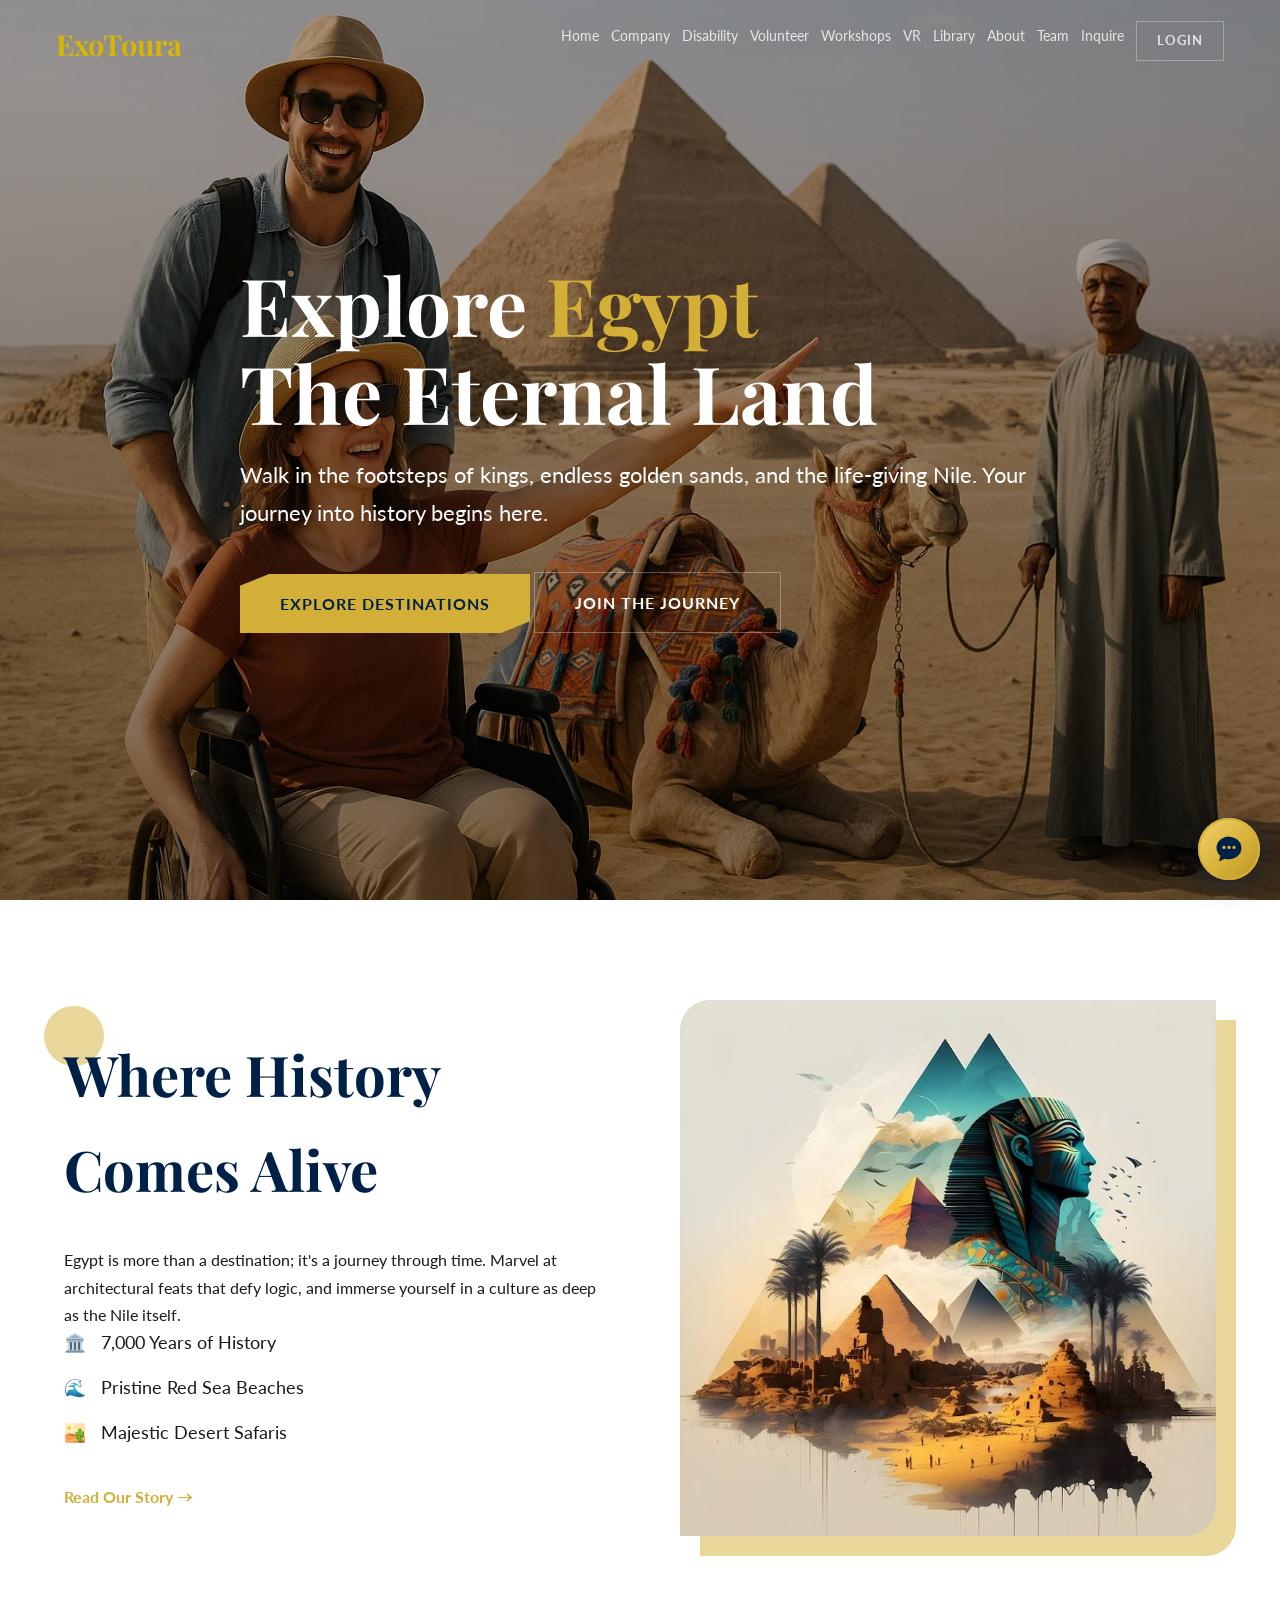
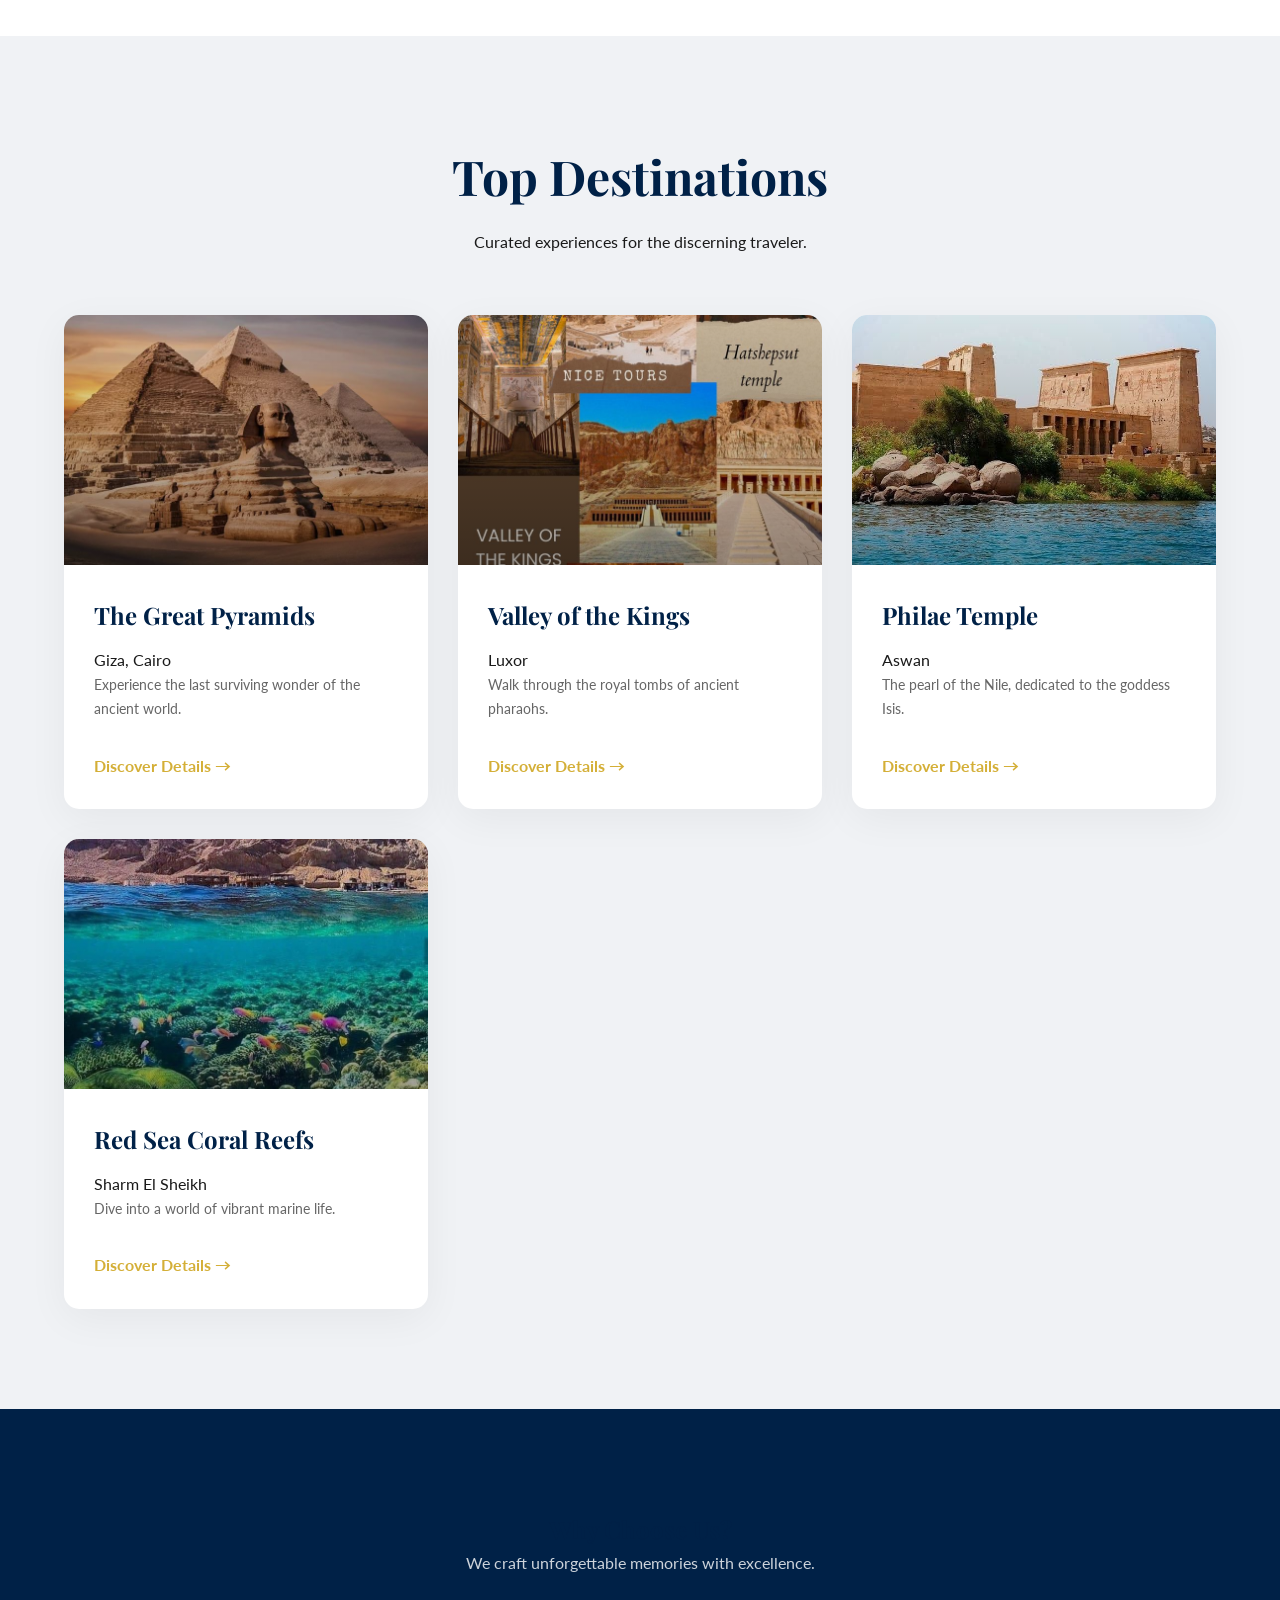
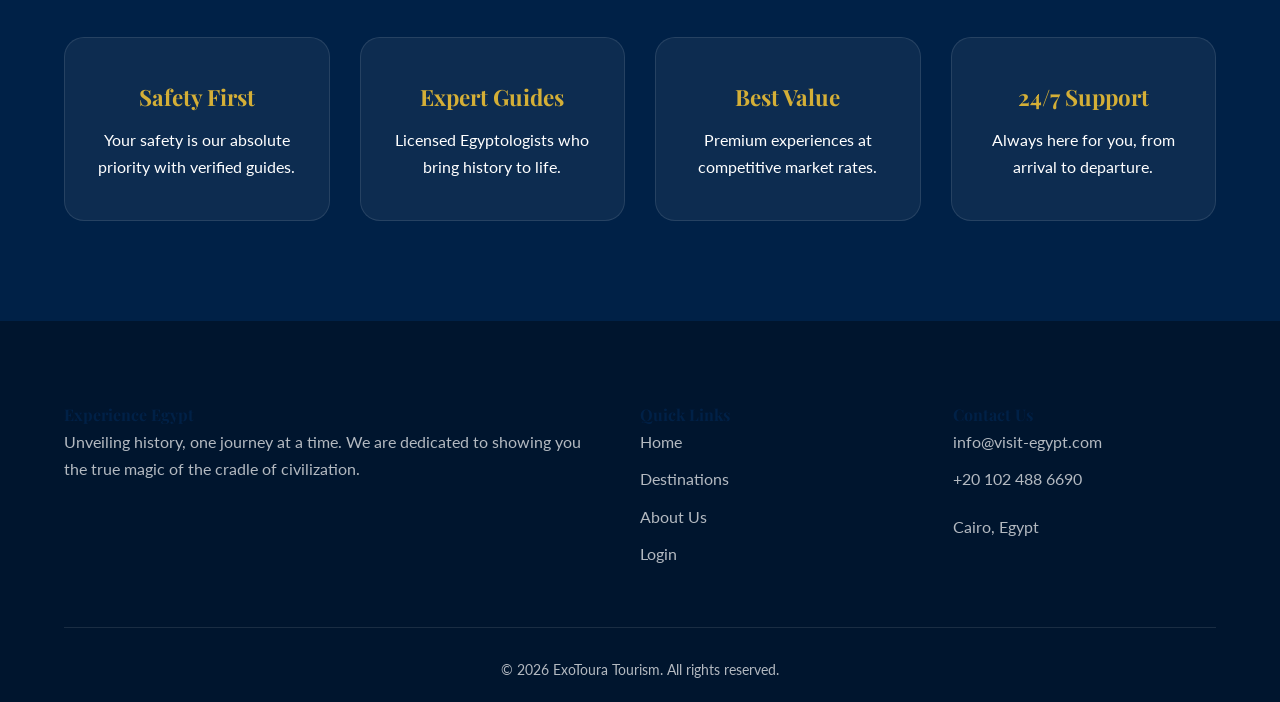
<file: html/index.html>
<!DOCTYPE html>
<html lang="en">

<head>
    <meta charset="UTF-8">
    <meta name="viewport" content="width=device-width, initial-scale=1.0">
    <title>Experience Egypt | The Cradle of Civilization</title>
    <meta name="description"
        content="Discover the wonders of Egypt. From the Pyramids of Giza to the pristine beaches of the Red Sea. Plan your unforgettable journey today.">
    <link rel="preconnect" href="https://fonts.googleapis.com">
    <link rel="preconnect" href="https://fonts.gstatic.com" crossorigin>
    <link
        href="https://fonts.googleapis.com/css2?family=Playfair+Display:ital,wght@0,400;0,700;1,400&family=Lato:wght@300;400;700&display=swap"
        rel="stylesheet">
    <link rel="stylesheet" href="nav.css">

<style>
    /* Modern Tourism Project - The Coolest Design */
:root {
    --primary-color: #002147;
    --accent-color: #D4AF37;
    --accent-glow: rgba(212, 175, 55, 0.5);
    --text-light: #f5f1e6;
    --text-dark: #1a1a1a;
    --bg-light: #f9f9f9;
    --glass-bg: rgba(255, 255, 255, 0.1);
    --glass-border: rgba(255, 255, 255, 0.2);
    --font-heading: 'Playfair Display', serif;
    --font-body: 'Lato', sans-serif;
    --transition: all 0.4s cubic-bezier(0.165, 0.84, 0.44, 1);
}

/* Reset & Base */
* {
    margin: 0;
    padding: 0;
    box-sizing: border-box;
}

html {
    scroll-behavior: smooth;
}

body {
    font-family: var(--font-body);
    background-color: var(--bg-light);
    color: var(--text-dark);
    line-height: 1.7;
    overflow-x: hidden;
}

h1,
h2,
h3,
h4 {
    font-family: var(--font-heading);
    color: var(--primary-color);
}

a {
    text-decoration: none;
    color: inherit;
    transition: var(--transition);
}

ul {
    list-style: none;
}

img {
    max-width: 100%;
    display: block;
}

/* Utilities */
.container {
    width: 90%;
    max-width: 1200px;
    margin: 0 auto;
}

.text-gold {
    color: var(--accent-color);
}

.btn {
    display: inline-block;
    padding: 16px 40px;
    font-weight: 700;
    text-transform: uppercase;
    letter-spacing: 1px;
    position: relative;
    overflow: hidden;
    z-index: 1;
    transition: var(--transition);
    border: none;
    cursor: pointer;
}

.btn-primary {
    background: var(--accent-color);
    color: var(--primary-color);
    clip-path: polygon(10% 0, 100% 0, 100% 80%, 90% 100%, 0% 100%, 0% 20%);
}

.btn-primary:hover {
    background: white;
    box-shadow: 0 0 20px var(--accent-glow);
    transform: translateY(-3px);
}

.btn-secondary {
    background: transparent;
    color: white;
    border: 1px solid rgba(255, 255, 255, 0.3);
    backdrop-filter: blur(5px);
}

.btn-secondary:hover {
    background: white;
    color: var(--primary-color);
    transform: translateY(-3px);
}

/* Hero Section */
.hero {
    height: 100vh;
    background: linear-gradient(rgba(0, 0, 0, 0.3), rgba(0, 0, 0, 0.5)), url('../photos/home2.png');
    background-size: cover;
    background-position: center;
    background-attachment: fixed;
    display: flex;
    align-items: center;
    position: relative;
    color: white;
}

.hero-content {
    max-width: 800px;
    z-index: 2;
}

.hero h1 {
    font-size: 5rem;
    line-height: 1.1;
    margin-bottom: 20px;
    opacity: 0;
    transform: translateY(30px);
    animation: fadeInUp 1s forwards 0.5s;
    color: white;
}

.hero p {
    font-size: 1.4rem;
    margin-bottom: 40px;
    opacity: 0;
    transform: translateY(30px);
    animation: fadeInUp 1s forwards 0.8s;
}

.hero-buttons {
    opacity: 0;
    transform: translateY(30px);
    animation: fadeInUp 1s forwards 1.1s;
}

@keyframes fadeInUp {
    to {
        opacity: 1;
        transform: translateY(0);
    }
}

/* About Section */
.about {
    padding: 100px 0;
    background: white;
    position: relative;
    overflow: hidden;
}

.about-grid {
    display: grid;
    grid-template-columns: 1fr 1fr;
    gap: 80px;
    align-items: center;
}

.about-text h2 {
    font-size: 3.5rem;
    margin-bottom: 30px;
    position: relative;
}

.about-text h2::before {
    content: '';
    position: absolute;
    left: -20px;
    top: -20px;
    width: 60px;
    height: 60px;
    background: var(--accent-glow);
    border-radius: 50%;
    z-index: -1;
}

.feature-list li {
    font-size: 1.1rem;
    margin-bottom: 15px;
    display: flex;
    align-items: center;
    gap: 15px;
}

.about-image {
    position: relative;
}

.about-image img {
    border-radius: 30px 0 30px 0;
    box-shadow: 20px 20px 0 var(--accent-glow);
    transition: var(--transition);
}

.about-image:hover img {
    transform: scale(1.02);
    box-shadow: 10px 10px 0 var(--accent-color);
}

/* Destinations - 3D Cards */
.destinations {
    padding: 100px 0;
    background: #f0f2f5;
}

.section-header {
    text-align: center;
    margin-bottom: 60px;
}

.section-header h2 {
    font-size: 3rem;
    margin-bottom: 10px;
}

.destination-grid {
    display: grid;
    grid-template-columns: repeat(auto-fit, minmax(280px, 1fr));
    gap: 30px;
    perspective: 1000px;
}

.card {
    background: white;
    border-radius: 15px;
    overflow: hidden;
    box-shadow: 0 10px 40px rgba(0, 0, 0, 0.05);
    transition: var(--transition);
    transform-style: preserve-3d;
}

.card:hover {
    transform: translateY(-10px) rotateX(2deg);
    box-shadow: 0 20px 50px rgba(0, 0, 0, 0.15);
}

.card-image {
    height: 250px;
    background-size: cover;
    background-position: center;
    position: relative;
}

.card-image::after {
    content: '';
    position: absolute;
    inset: 0;
    background: linear-gradient(to top, rgba(0, 0, 0, 0.6), transparent);
    opacity: 0.6;
}

.card-content {
    padding: 30px;
}

.card h3 {
    font-size: 1.5rem;
    margin-bottom: 10px;
}

.card-link {
    display: inline-flex;
    align-items: center;
    gap: 5px;
    font-weight: 700;
    color: var(--accent-color);
    margin-top: 15px;
}

.card-link:hover {
    gap: 10px;
}

/* Why Choose Us */
.why-us {
    padding: 100px 0;
    background: var(--primary-color);
    color: white;
    text-align: center;
}

.features-grid {
    display: grid;
    grid-template-columns: repeat(auto-fit, minmax(200px, 1fr));
    gap: 30px;
    margin-top: 60px;
}

.feature-card {
    background: rgba(255, 255, 255, 0.05);
    padding: 40px 20px;
    border-radius: 20px;
    border: 1px solid rgba(255, 255, 255, 0.1);
    transition: var(--transition);
}

.feature-card:hover {
    background: rgba(255, 255, 255, 0.1);
    transform: translateY(-5px);
    border-color: var(--accent-color);
}

.feature-card h3 {
    color: var(--accent-color);
    margin-bottom: 10px;
    font-size: 1.4rem;
}

/* Footer */
footer {
    background: #00152e;
    color: rgba(255, 255, 255, 0.7);
    padding: 80px 0 20px;
}

.footer-grid {
    display: grid;
    grid-template-columns: 2fr 1fr 1fr;
    gap: 50px;
    padding-bottom: 50px;
    border-bottom: 1px solid rgba(255, 255, 255, 0.1);
}

.footer h4 {
    color: var(--accent-color);
    margin-bottom: 20px;
    font-size: 1.2rem;
}

.footer-bottom {
    text-align: center;
    padding-top: 30px;
    font-size: 0.9rem;
}

/* Hamburger */
.hamburger {
    display: none;
    cursor: pointer;
}

.bar {
    width: 25px;
    height: 3px;
    background: white;
    margin: 5px 0;
    transition: var(--transition);
}

/* Responsive */
@media (max-width: 768px) {
    .nav-links {
        position: fixed;
        right: -100%;
        top: 0;
        height: 100vh;
        width: 70%;
        background: var(--primary-color);
        flex-direction: column;
        justify-content: center;
        align-items: center;
        transition: var(--transition);
        z-index: 999;
    }

    .nav-active {
        right: 0;
    }

    .hamburger {
        display: block;
        z-index: 1000;
    }

    .about-grid {
        grid-template-columns: 1fr;
    }

    .hero h1 {
        font-size: 3rem;
    }

    .footer-grid {
        grid-template-columns: 1fr;
        gap: 30px;
    }
}

/* Scroll Reveal classes */
.reveal {
    opacity: 0;
    transform: translateY(30px);
    transition: all 0.8s ease;
}

/* Form Styles */
.form-container {
    padding: 120px 0;
    min-height: 100vh;
    display: flex;
    align-items: center;
    justify-content: center;
    background: linear-gradient(rgba(0, 0, 0, 0.5), rgba(0, 0, 0, 0.5)), url('../photos/home2.png');
    background-size: cover;
    background-position: center;
}

.glass-card {
    background: rgba(255, 255, 255, 0.1);
    backdrop-filter: blur(15px);
    border: 1px solid rgba(255, 255, 255, 0.2);
    padding: 50px;
    border-radius: 20px;
    width: 100%;
    max-width: 450px;
    box-shadow: 0 15px 35px rgba(0, 0, 0, 0.2);
    text-align: center;
}

.glass-card h2 {
    color: white;
    margin-bottom: 30px;
    font-size: 2.5rem;
}

.form-group {
    margin-bottom: 20px;
    text-align: left;
}

.form-input {
    width: 100%;
    padding: 15px;
    border-radius: 10px;
    border: 1px solid rgba(255, 255, 255, 0.3);
    background: rgba(255, 255, 255, 0.1);
    color: white;
    font-size: 1rem;
    outline: none;
    transition: var(--transition);
}

.form-input::placeholder {
    color: rgba(255, 255, 255, 0.7);
}

.form-input:focus {
    background: rgba(255, 255, 255, 0.2);
    border-color: var(--accent-color);
}

.form-link {
    display: block;
    margin-top: 20px;
    color: white;
    font-size: 0.9rem;
}

.form-link a {
    color: var(--accent-color);
    font-weight: bold;
}
</style>
<link rel="icon" type="image/png" href="../photos/LOGO.png">
    <link rel="stylesheet" href="responsive.css">
</head>

<body class="home">

    <header>
        <input type="checkbox" id="nav-toggle">
        <nav>
            <div class="logo">ExoToura</div>
            <ul class="nav-links">
                <li><a href="index.html">Home</a></li>
                <li><a href="Company.html">Company</a></li>
                <li><a href="disabilty.html">Disability</a></li>
                <li><a href="volunteers.html">Volunteer</a></li>
                <li><a href="workshop.html">Workshops</a></li>
                <li><a href="vr.html">VR</a></li>
                <li><a href="library.html">Library</a></li>
                <li><a href="about_us.html">About</a></li>
                <li><a href="team.html">Team</a></li>
                <li><a href="contact.html">Inquire</a></li>
                <li><a href="login.html" class="btn btn-secondary"
                        style="padding: 8px 20px; font-size: 0.8rem;">Login</a></li>
            </ul>
        </nav>
        <label for="nav-toggle" class="hamburger">
            <span class="bar"></span>
            <span class="bar"></span>
            <span class="bar"></span>
        </label>
    </header>

    <section id="hero" class="hero">
        <div class="hero-overlay"></div>
        <div class="container hero-content">
            <h1 class="fade-in">Explore <span class="text-gold">Egypt</span><br>The Eternal Land</h1>
            <p class="fade-in delay-1">Walk in the footsteps of kings, endless golden sands, and the life-giving Nile.
                Your journey into history begins here.</p>
            <div class="hero-buttons">
                <a href="project.html" class="btn btn-primary">Explore Destinations</a>
                <a href="login.html" class="btn btn-secondary">Join The Journey</a>
            </div>
        </div>
    </section>

    <section id="about" class="about">
        <div class="container about-grid">
            <div class="about-text reveal">
                <h2>Where History <br>Comes Alive</h2>
                <p>Egypt is more than a destination; it's a journey through time. Marvel at architectural feats that
                    defy logic, and immerse yourself in a culture as deep as the Nile itself.</p>
                <ul class="feature-list">
                    <li><span class="text-gold">🏛️</span> 7,000 Years of History</li>
                    <li><span class="text-gold">🌊</span> Pristine Red Sea Beaches</li>
                    <li><span class="text-gold">🏜️</span> Majestic Desert Safaris</li>
                </ul>
                <a href="about_us.html" class="card-link" style="margin-top: 20px; display: inline-block;">Read Our
                    Story →</a>
            </div>
            <div class="about-image reveal">
                <img src="../photos/egypt.jpeg" alt="Majestic View of Egypt">
            </div>
        </div>
    </section>

    <section id="destinations" class="destinations">
        <div class="container">
            <div class="section-header reveal">
                <h2>Top Destinations</h2>
                <p>Curated experiences for the discerning traveler.</p>
            </div>

            <div class="destination-grid">
                <!-- Card 1 -->
                <div class="card reveal">
                    <div class="card-image" style="background-image:url('../photos/pyramids.jpeg');"></div>
                    <div class="card-content">
                        <h3>The Great Pyramids</h3>
                        <p>Giza, Cairo</p>
                        <p style="font-size: 0.9rem; color: #666; margin-bottom: 15px;">Experience the last surviving
                            wonder of the ancient world.</p>
                        <a href="project.html" class="card-link">Discover Details →</a>
                    </div>
                </div>

                <!-- Card 2 -->
                <div class="card reveal">
                    <div class="card-image" style="background-image:url('../photos/luxor.jpeg');"></div>
                    <div class="card-content">
                        <h3>Valley of the Kings</h3>
                        <p>Luxor</p>
                        <p style="font-size: 0.9rem; color: #666; margin-bottom: 15px;">Walk through the royal tombs of
                            ancient pharaohs.</p>
                        <a href="project.html" class="card-link">Discover Details →</a>
                    </div>
                </div>

                <!-- Card 3 -->
                <div class="card reveal">
                    <div class="card-image" style="background-image:url('../photos/phiala temple.jpeg');"></div>
                    <div class="card-content">
                        <h3>Philae Temple</h3>
                        <p>Aswan</p>
                        <p style="font-size: 0.9rem; color: #666; margin-bottom: 15px;">The pearl of the Nile, dedicated
                            to the goddess Isis.</p>
                        <a href="project.html" class="card-link">Discover Details →</a>
                    </div>
                </div>

                <!-- Card 4 -->
                <div class="card reveal">
                    <div class="card-image" style="background-image:url('../photos/coral reefs.png');"></div>
                    <div class="card-content">
                        <h3>Red Sea Coral Reefs</h3>
                        <p>Sharm El Sheikh</p>
                        <p style="font-size: 0.9rem; color: #666; margin-bottom: 15px;">Dive into a world of vibrant
                            marine life.</p>
                        <a href="project.html" class="card-link">Discover Details →</a>
                    </div>
                </div>
            </div>
        </div>
    </section>

    <section class="why-us">
        <div class="container reveal">
            <h2>Why Choose Us?</h2>
            <p style="opacity: 0.8;">We craft unforgettable memories with excellence.</p>

            <div class="features-grid">
                <div class="feature-card">
                    <h3>Safety First</h3>
                    <p>Your safety is our absolute priority with verified guides.</p>
                </div>
                <div class="feature-card">
                    <h3>Expert Guides</h3>
                    <p>Licensed Egyptologists who bring history to life.</p>
                </div>
                <div class="feature-card">
                    <h3>Best Value</h3>
                    <p>Premium experiences at competitive market rates.</p>
                </div>
                <div class="feature-card">
                    <h3>24/7 Support</h3>
                    <p>Always here for you, from arrival to departure.</p>
                </div>
            </div>
        </div>
    </section>

    <footer>
        <div class="container footer-grid">
            <div>
                <h4>Experience Egypt</h4>
                <p>Unveiling history, one journey at a time. We are dedicated to showing you the true magic of the
                    cradle of civilization.</p>
            </div>
            <div>
                <h4>Quick Links</h4>
                <ul>
                    <li style="margin-bottom: 10px;"><a href="index.html">Home</a></li>
                    <li style="margin-bottom: 10px;"><a href="project.html">Destinations</a></li>
                    <li style="margin-bottom: 10px;"><a href="about_us.html">About Us</a></li>
                    <li style="margin-bottom: 10px;"><a href="login.html">Login</a></li>
                </ul>
            </div>
            <div>
                <h4>Contact Us</h4>
                <p style="margin-bottom: 10px;">info@visit-egypt.com</p>
                <p>+20 102 488 6690</p>
                <p style="margin-top: 20px;">Cairo, Egypt</p>
            </div>
        </div>
        <div class="footer-bottom">
            <p>© 2026 ExoToura Tourism. All rights reserved.</p>
        </div>
    </footer>

    <script src="script.js"></script>
<script src="chatbot.js" defer></script>
</body>

</html>
</file>
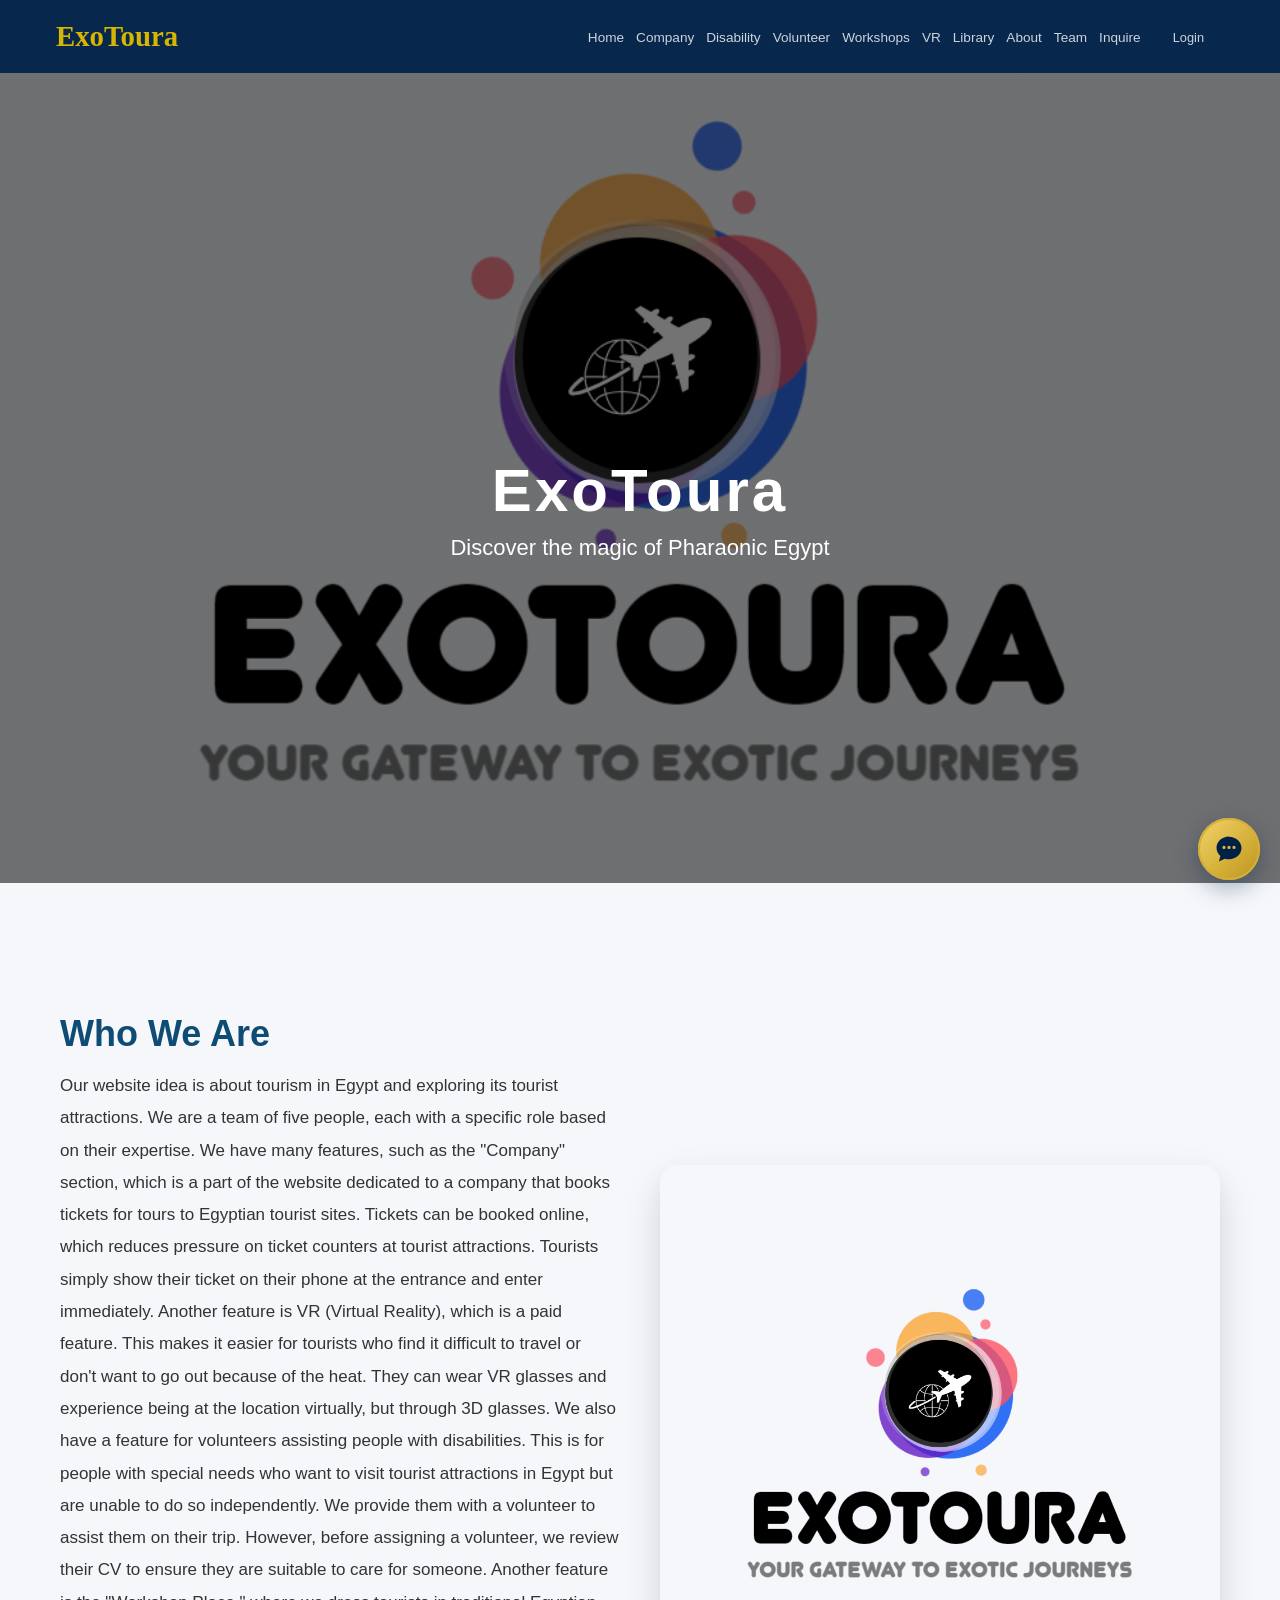
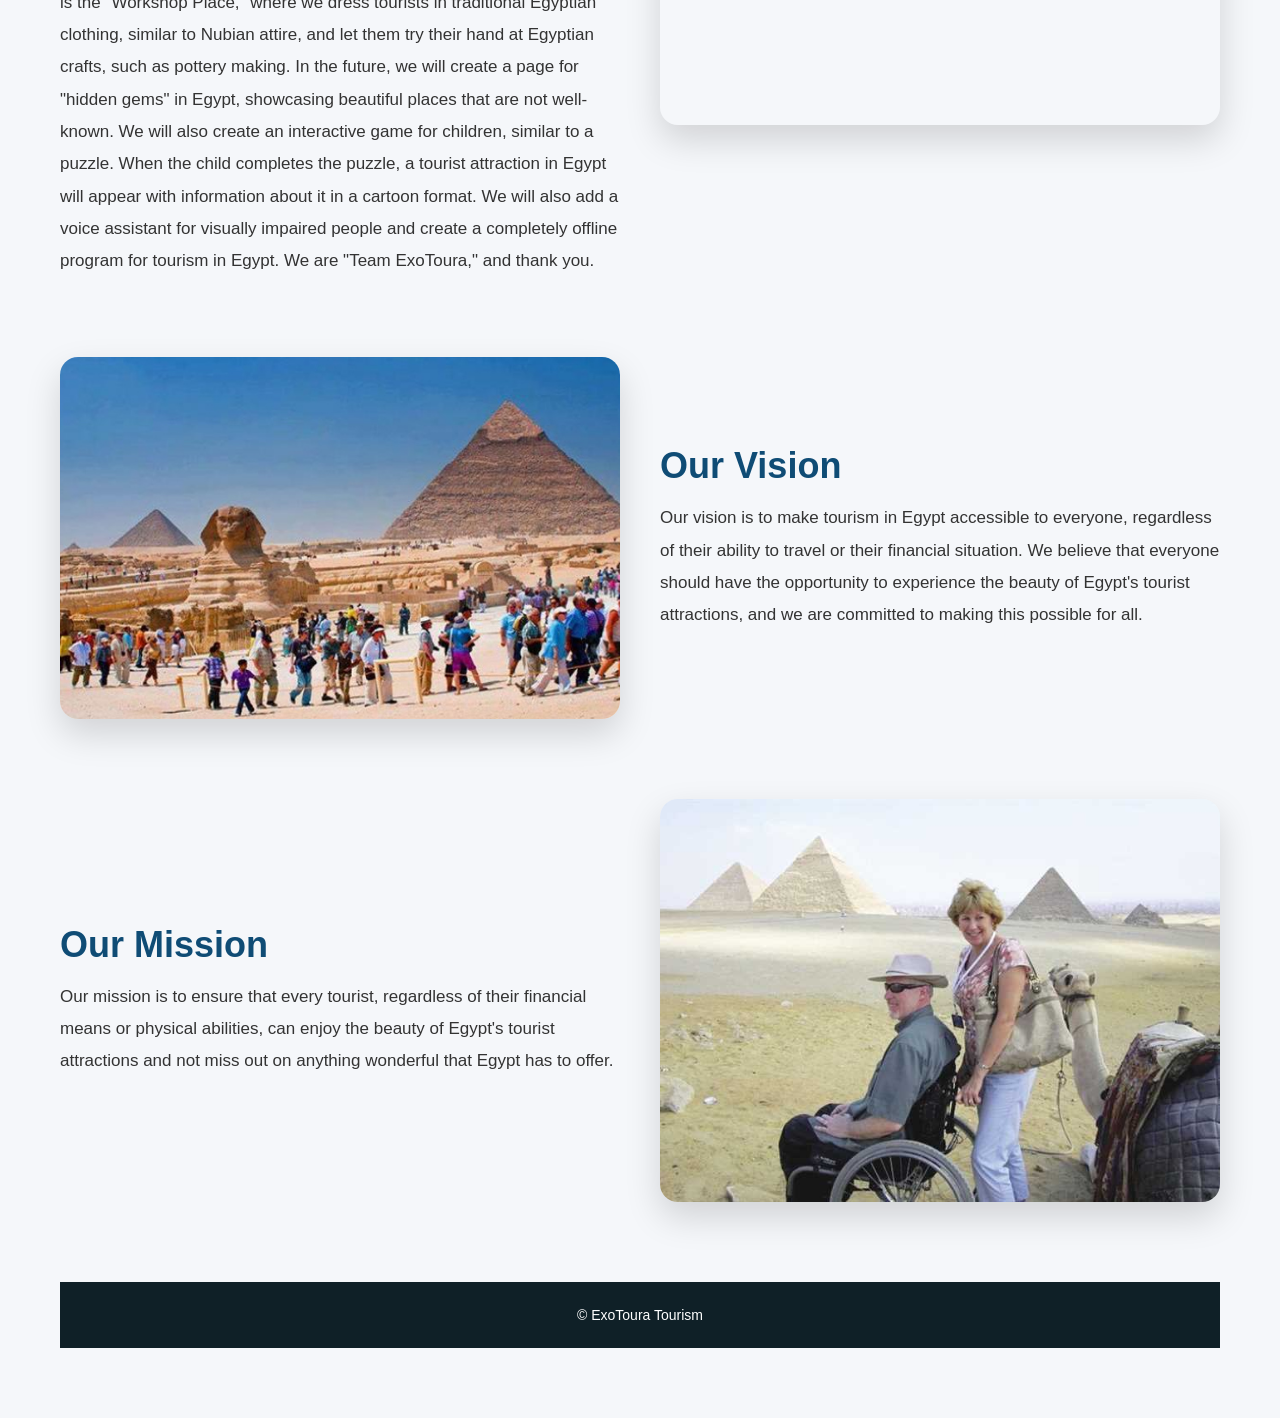
<file: html/about_us.html>
<!DOCTYPE html>
<html lang="en">

<head>
<meta name="viewport" content="width=device-width, initial-scale=1.0">
    <meta charset="UTF-8">
    <title>About Us | Egypt Travel</title>
    <link rel="stylesheet" href="nav.css">
    <style>
        body {
            margin: 0;
            font-family: "Segoe UI", Arial, sans-serif;
            background: #f5f7fa;
            color: #333;
        }

        /* HERO */
        .hero {
            height: 90vh;
            background:
                linear-gradient(rgba(0, 0, 0, .55), rgba(0, 0, 0, .55)),
                url("../photos/LOGO.png");
            background-size: cover;
            background-position: center;
            display: flex;
            align-items: center;
            justify-content: center;
            text-align: center;
            color: white;
            padding-top: 60px;
            margin-bottom: 60px;
            /* Offset for fixed nav */
        }

        .hero h1 {
            font-size: 60px;
            letter-spacing: 3px;
        }

        .hero p {
            font-size: 22px;
            margin-top: 10px;
        }

        /* CONTAINER */
        .container {
            max-width: 1200px;
            margin: auto;
            padding: 70px 20px;
        }

        /* SECTIONS */
        .section {
            display: grid;
            grid-template-columns: repeat(auto-fit, minmax(300px, 1fr));
            gap: 40px;
            align-items: center;
            margin-bottom: 80px;
        }

        .section img {
            width: 100%;
            border-radius: 18px;
            box-shadow: 0 15px 35px rgba(0, 0, 0, .15);
        }

        .section h2 {
            color: #0f4c75;
            font-size: 36px;
            margin-bottom: 15px;
        }

        .section p {
            font-size: 17px;
            line-height: 1.9;
        }

        /* TEAM */
        .team-title {
            text-align: center;
            font-size: 40px;
            color: #0f4c75;
            margin-bottom: 40px;
        }

        .team-container {
            display: flex;
            justify-content: center;
            gap: 25px;
            flex-wrap: wrap;
        }

        .team-card {
            background: white;
            width: 240px;
            padding: 20px;
            border-radius: 20px;
            text-align: center;
            box-shadow: 0 10px 30px rgba(0, 0, 0, .08);
            transition: 0.3s;
        }

        .team-card:hover {
            transform: translateY(-10px);
        }

        .team-card img {
            width: 100px;
            height: 100px;
            border-radius: 50%;
            object-fit: cover;
            margin-bottom: 15px;
        }

        .team-card h3 {
            color: #203a43;
            margin: 10px 0 5px;
        }

        .team-card p {
            color: #666;
            font-size: 14px;
        }

        /* FOOTER */
        footer {
            background: #0f2027;
            color: white;
            text-align: center;
            padding: 25px;
            font-size: 14px;           
        }
    </style>
<meta name="description" content="ExoToura - Egypt tourism platform: tickets and packages, VR tours, accessibility support, volunteers and photography workshops.">
<link rel="icon" type="image/png" href="../photos/LOGO.png">
    <link rel="stylesheet" href="responsive.css">
</head>

<body>
<header>
    <input type="checkbox" id="nav-toggle">
    <nav>
                <div class="logo">ExoToura</div>
                <ul class="nav-links">
                    <li><a href="index.html">Home</a></li>
                    <li><a href="Company.html">Company</a></li>
                    <li><a href="disabilty.html">Disability</a></li>
                    <li><a href="volunteers.html">Volunteer</a></li>
                    <li><a href="workshop.html">Workshops</a></li>
                    <li><a href="vr.html">VR</a></li>
                    <li><a href="library.html">Library</a></li>
                    <li><a href="about_us.html">About</a></li>
                    <li><a href="team.html">Team</a></li>
                    <li><a href="contact.html">Inquire</a></li>
                    <li><a href="login.html" class="btn btn-secondary"
                            style="padding: 8px 20px; font-size: 0.8rem;">Login</a></li>
                </ul>
            </nav>
    <label for="nav-toggle" class="hamburger">
        <span class="bar"></span>
        <span class="bar"></span>
        <span class="bar"></span>
    </label>
</header>
    <!-- HERO -->
    <div class="hero">
        <div>
            <h1>ExoToura</h1>
            <p>Discover the magic of Pharaonic Egypt</p>
        </div>
    </div>

    <div class="container">

        <!-- WHO WE ARE -->
        <div class="section">
            <div>
                <h2>Who We Are</h2>
                <p>
                    Our website idea is about tourism in Egypt and exploring its tourist attractions. We are a team of
                    five people, each with a specific role based on their expertise. We have many features, such as the
                    "Company" section, which is a part of the website dedicated to a company that books tickets for
                    tours to Egyptian tourist sites. Tickets can be booked online, which reduces pressure on ticket
                    counters at tourist attractions. Tourists simply show their ticket on their phone at the entrance
                    and enter immediately. Another feature is VR (Virtual Reality), which is a paid feature. This makes
                    it easier for tourists who find it difficult to travel or don't want to go out because of the heat.
                    They can wear VR glasses and experience being at the location virtually, but through 3D glasses. We
                    also have a feature for volunteers assisting people with disabilities. This is for people with
                    special needs who want to visit tourist attractions in Egypt but are unable to do so independently.
                    We provide them with a volunteer to assist them on their trip. However, before assigning a
                    volunteer, we review their CV to ensure they are suitable to care for someone. Another feature is
                    the "Workshop Place," where we dress tourists in traditional Egyptian clothing, similar to Nubian
                    attire, and let them try their hand at Egyptian crafts, such as pottery making. In the future, we
                    will create a page for "hidden gems" in Egypt, showcasing beautiful places that are not well-known.
                    We will also create an interactive game for children, similar to a puzzle. When the child completes
                    the puzzle, a tourist attraction in Egypt will appear with information about it in a cartoon format.
                    We will also add a voice assistant for visually impaired people and create a completely offline
                    program for tourism in Egypt. We are "Team ExoToura," and thank you.
                </p>
            </div>
            <img src="../photos/download (1).png">
        </div>

        <!-- VISION -->
        <div class="section">
            <img src="../photos/about-vision.png">
            <div>
                <h2>Our Vision</h2>
                <p>
                    Our vision is to make tourism in Egypt accessible to everyone, regardless of their ability to travel
                    or their financial situation. We believe that everyone should have the opportunity to experience the
                    beauty of Egypt's tourist attractions, and we are committed to making this possible for all.
                </p>
            </div>
        </div>

        <!-- MISSION -->
        <div class="section">
            <div>
                <h2>Our Mission</h2>
                <p>
                    Our mission is to ensure that every tourist, regardless of their financial means or physical
                    abilities, can enjoy the beauty of Egypt's tourist attractions and not miss out on anything
                    wonderful that Egypt has to offer.
                </p>
            </div>
            <img src="../photos/disabilaty.png">
        </div>

        <footer>
           © ExoToura Tourism
        </footer>
    <script src="script.js"></script>
<script src="chatbot.js" defer></script>
</body>

</html>
</file>
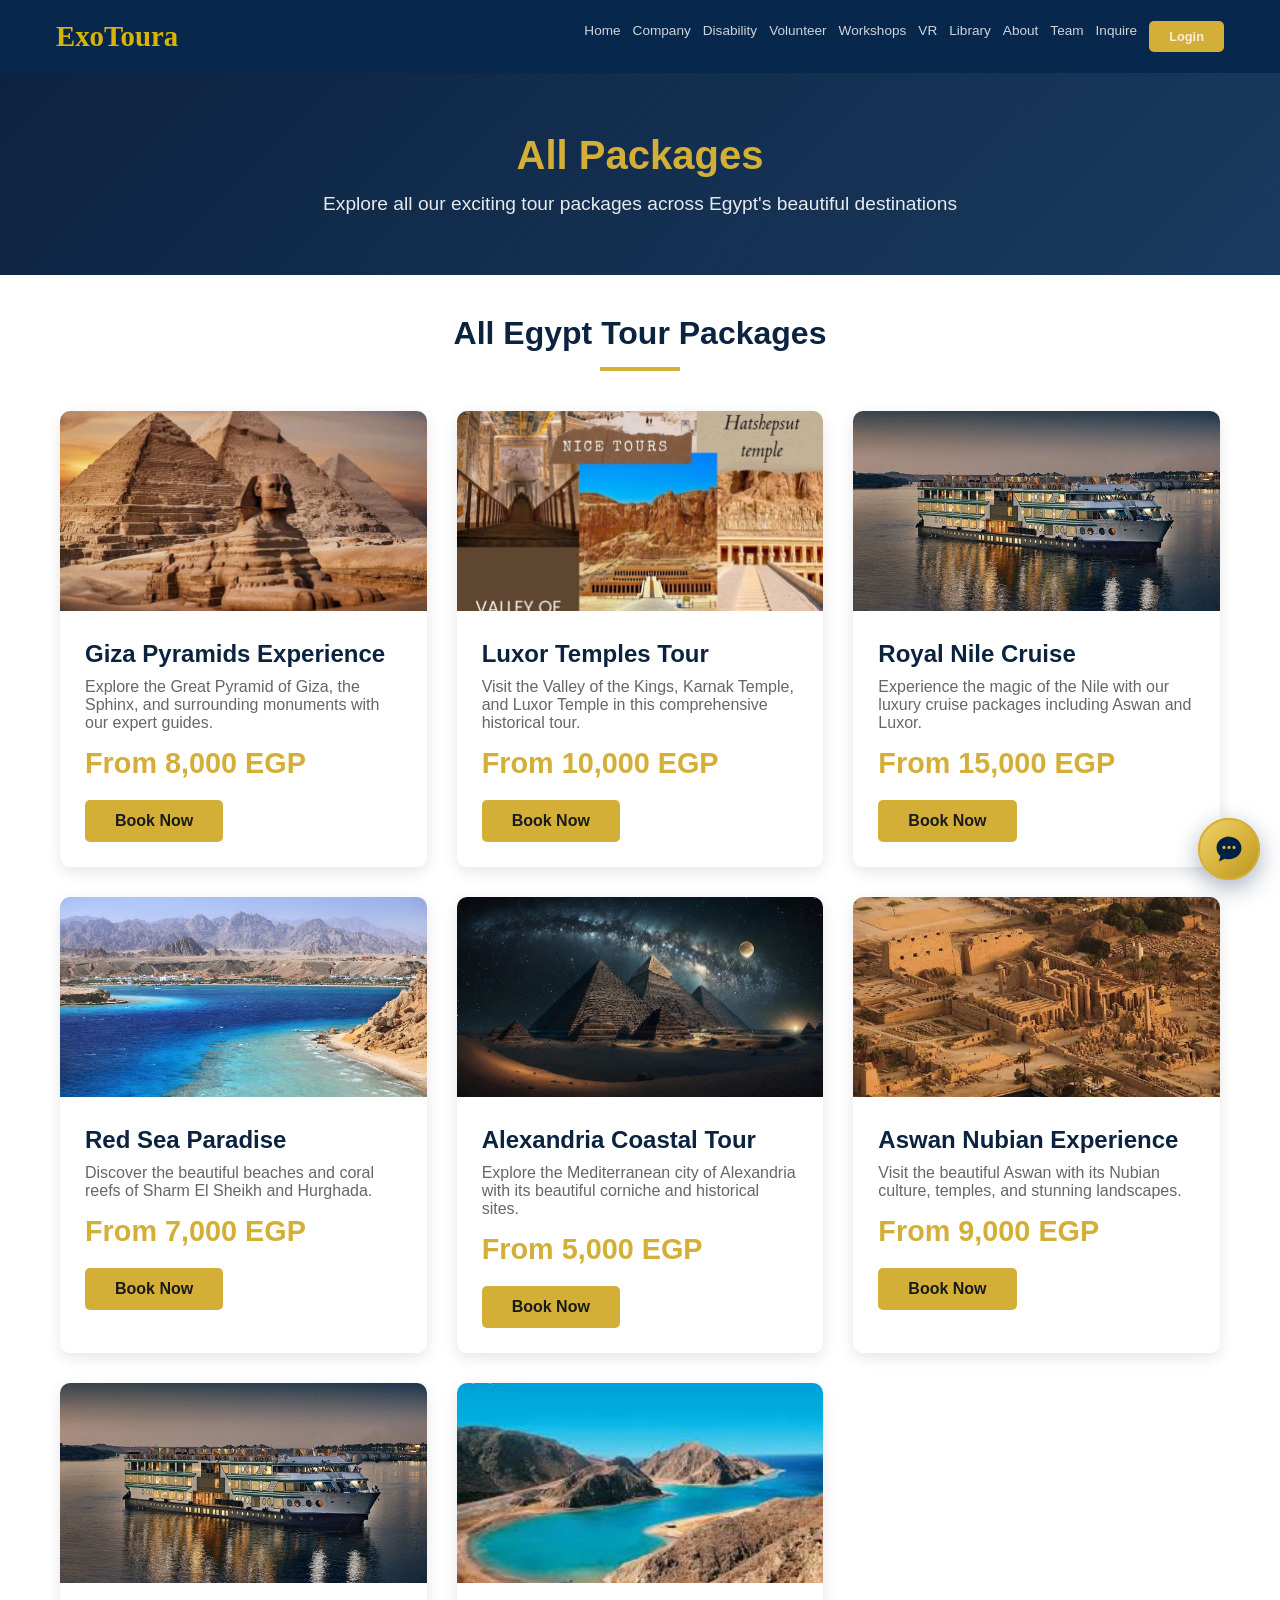
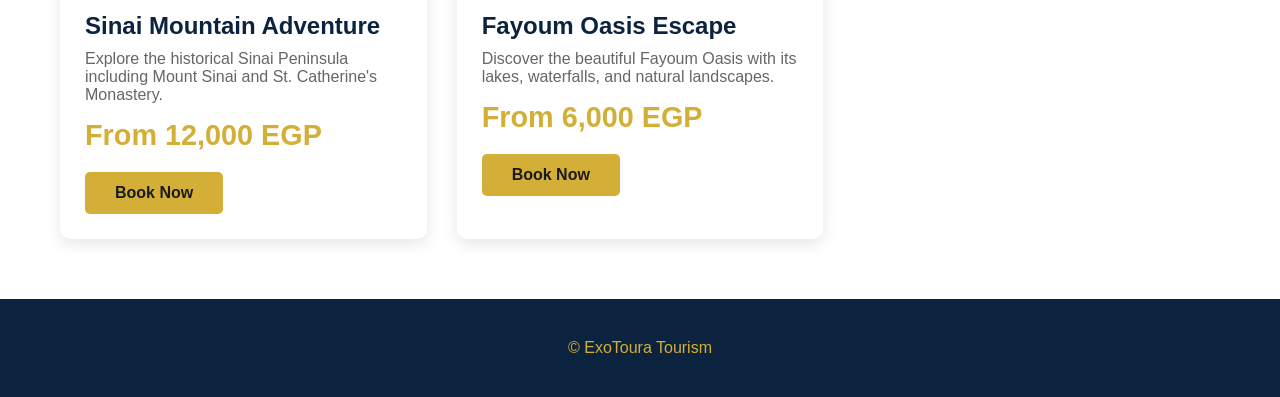
<file: html/all-packages.html>
<!DOCTYPE html>
<html lang="ar">

<head>
    <meta charset="UTF-8">
    <meta name="viewport" content="width=device-width, initial-scale=1.0">
    <title>All Packages - Exatoura Tourism</title>
    <link rel="stylesheet" href="nav.css">
    <style>
        :root {
            --gold: #d4af37;
            --blue: #0c2340;
            --sand: #f4e9d8;
            --dark: #1a1a1a;
        }

        * {
            margin: 0;
            padding: 0;
            box-sizing: border-box;
        }

        body {
            font-family: 'Segoe UI', Tahoma, sans-serif;
            background: white;
            color: #333;
            overflow-x: hidden;
        }

        .pattern-overlay {
            position: fixed;
            top: 0;
            left: 0;
            width: 100%;
            height: 100%;
            background: url('https://thumbs.dreamstime.com/b/vibrant-seamless-pattern-featuring-ancient-egyptian-hieroglyphs-iconic-symbols-like-ankh-eye-horus-stylized-397570046.jpg') repeat;
            opacity: 0.05;
            pointer-events: none;
            z-index: -1;
        }

        .header {
            background: linear-gradient(135deg, var(--blue) 0%, #1a3a5f 100%);
            color: white;
            padding: 60px 20px;
            text-align: center;
            margin-bottom: 40px;
        }

        .header h1 {
            font-size: 2.5rem;
            margin-bottom: 15px;
            color: var(--gold);
        }

        .header p {
            font-size: 1.2rem;
            max-width: 800px;
            margin: 0 auto;
            opacity: 0.9;
        }

        .container {
            max-width: 1200px;
            margin: 0 auto;
            padding: 0 20px;
        }

        .section-title {
            text-align: center;
            font-size: 2rem;
            color: var(--blue);
            margin-bottom: 40px;
            position: relative;
        }

        .section-title::after {
            content: '';
            width: 80px;
            height: 4px;
            background: var(--gold);
            display: block;
            margin: 15px auto;
        }

        .packages-grid {
            display: grid;
            grid-template-columns: repeat(auto-fit, minmax(300px, 1fr));
            gap: 30px;
        }

        .package-card {
            background: white;
            border-radius: 10px;
            overflow: hidden;
            box-shadow: 0 5px 15px rgba(0, 0, 0, 0.1);
            transition: transform 0.3s ease;
        }

        .package-card:hover {
            transform: scale(1.03);
        }

        .package-img {
            height: 200px;
            width: 100%;
            object-fit: cover;
        }

        .package-content {
            padding: 25px;
        }

        .package-content h3 {
            font-size: 1.5rem;
            color: var(--blue);
            margin-bottom: 10px;
        }

        .package-content p {
            color: #666;
            margin-bottom: 15px;
        }

        .price {
            font-size: 1.8rem;
            color: var(--gold);
            font-weight: bold;
            margin-bottom: 20px;
        }

        .btn {
            display: inline-block;
            padding: 12px 30px;
            background: var(--gold);
            color: var(--dark);
            text-decoration: none;
            border-radius: 5px;
            font-weight: bold;
            transition: all 0.3s ease;
        }

        .btn:hover {
            background: #c09d2d;
            transform: translateY(-2px);
        }

        footer {
            background: var(--blue);
            color: var(--gold);
            text-align: center;
            padding: 40px 0;
            margin-top: 60px;
        }

        @media (max-width: 768px) {
            .header h1 {
                font-size: 2rem;
            }
            
            .header p {
                font-size: 1rem;
            }
        }
    </style>
<meta name="description" content="ExoToura - Egypt tourism platform: tickets and packages, VR tours, accessibility support, volunteers and photography workshops.">
<link rel="icon" type="image/png" href="../photos/LOGO.png">
    <link rel="stylesheet" href="responsive.css">
</head>

<body>
    <div class="pattern-overlay"></div>
    <header>
        <input type="checkbox" id="nav-toggle">
         <nav>
                <div class="logo">ExoToura</div>
                <ul class="nav-links">
                    <li><a href="index.html">Home</a></li>
                    <li><a href="Company.html">Company</a></li>
                    <li><a href="disabilty.html">Disability</a></li>
                    <li><a href="volunteers.html">Volunteer</a></li>
                    <li><a href="workshop.html">Workshops</a></li>
                    <li><a href="vr.html">VR</a></li>
                    <li><a href="library.html">Library</a></li>
                    <li><a href="about_us.html">About</a></li>
                    <li><a href="team.html">Team</a></li>
                    <li><a href="contact.html">Inquire</a></li>
                    <li><a href="login.html" class="btn btn-secondary"
                            style="padding: 8px 20px; font-size: 0.8rem;">Login</a></li>
                </ul>
            </nav>
        <label for="nav-toggle" class="hamburger">
            <span class="bar"></span>
            <span class="bar"></span>
            <span class="bar"></span>
        </label>
    </header>

    <section class="header">
        <div class="container">
            <h1>All Packages</h1>
            <p>Explore all our exciting tour packages across Egypt's beautiful destinations</p>
        </div>
    </section>

    <section class="packages-section">
        <div class="container">
            <h2 class="section-title">All Egypt Tour Packages</h2>
            <div class="packages-grid">
                <div class="package-card">
                    <img src="../photos/pyramids.jpeg" alt="Giza Pyramids" class="package-img">
                    <div class="package-content">
                        <h3>Giza Pyramids Experience</h3>
                        <p>Explore the Great Pyramid of Giza, the Sphinx, and surrounding monuments with our expert guides.</p>
                        <div class="price">From 8,000 EGP</div>
                        <a href="book-ticket.html" class="btn">Book Now</a>
                    </div>
                </div>
                
                <div class="package-card">
                    <img src="../photos/luxor.jpeg" alt="Luxor" class="package-img">
                    <div class="package-content">
                        <h3>Luxor Temples Tour</h3>
                        <p>Visit the Valley of the Kings, Karnak Temple, and Luxor Temple in this comprehensive historical tour.</p>
                        <div class="price">From 10,000 EGP</div>
                        <a href="book-ticket.html" class="btn">Book Now</a>
                    </div>
                </div>
                
                <div class="package-card">
                    <img src="../photos/cpcu.png" alt="Nile Cruise" class="package-img">
                    <div class="package-content">
                        <h3>Royal Nile Cruise</h3>
                        <p>Experience the magic of the Nile with our luxury cruise packages including Aswan and Luxor.</p>
                        <div class="price">From 15,000 EGP</div>
                        <a href="book-ticket.html" class="btn">Book Now</a>
                    </div>
                </div>
                
                <div class="package-card">
                    <img src="../photos/cpsm.png" alt="Red Sea" class="package-img">
                    <div class="package-content">
                        <h3>Red Sea Paradise</h3>
                        <p>Discover the beautiful beaches and coral reefs of Sharm El Sheikh and Hurghada.</p>
                        <div class="price">From 7,000 EGP</div>
                        <a href="book-ticket.html" class="btn">Book Now</a>
                    </div>
                </div>
                
                <div class="package-card">
                    <img src="../photos/egypt 2.jpg" alt="Alexandria" class="package-img">
                    <div class="package-content">
                        <h3>Alexandria Coastal Tour</h3>
                        <p>Explore the Mediterranean city of Alexandria with its beautiful corniche and historical sites.</p>
                        <div class="price">From 5,000 EGP</div>
                        <a href="book-ticket.html" class="btn">Book Now</a>
                    </div>
                </div>
                
                <div class="package-card">
                    <img src="../photos/combany photo ka.png" alt="Aswan" class="package-img">
                    <div class="package-content">
                        <h3>Aswan Nubian Experience</h3>
                        <p>Visit the beautiful Aswan with its Nubian culture, temples, and stunning landscapes.</p>
                        <div class="price">From 9,000 EGP</div>
                        <a href="book-ticket.html" class="btn">Book Now</a>
                    </div>
                </div>
                
                <div class="package-card">
                    <img src="../photos/cpcu.png" alt="Sinai" class="package-img">
                    <div class="package-content">
                        <h3>Sinai Mountain Adventure</h3>
                        <p>Explore the historical Sinai Peninsula including Mount Sinai and St. Catherine's Monastery.</p>
                        <div class="price">From 12,000 EGP</div>
                        <a href="book-ticket.html" class="btn">Book Now</a>
                    </div>
                </div>
                
                <div class="package-card">
                    <img src="../project/images6.jfif" alt="Fayoum" class="package-img">
                    <div class="package-content">
                        <h3>Fayoum Oasis Escape</h3>
                        <p>Discover the beautiful Fayoum Oasis with its lakes, waterfalls, and natural landscapes.</p>
                        <div class="price">From 6,000 EGP</div>
                        <a href="book-ticket.html" class="btn">Book Now</a>
                    </div>
                </div>
            </div>
        </div>
    </section>

    <footer>
        <div class="container">
            <p>© ExoToura Tourism</p>
        </div>
    </footer>
    <script src="script.js"></script>
<script src="chatbot.js" defer></script>
</body>
</html>
</file>
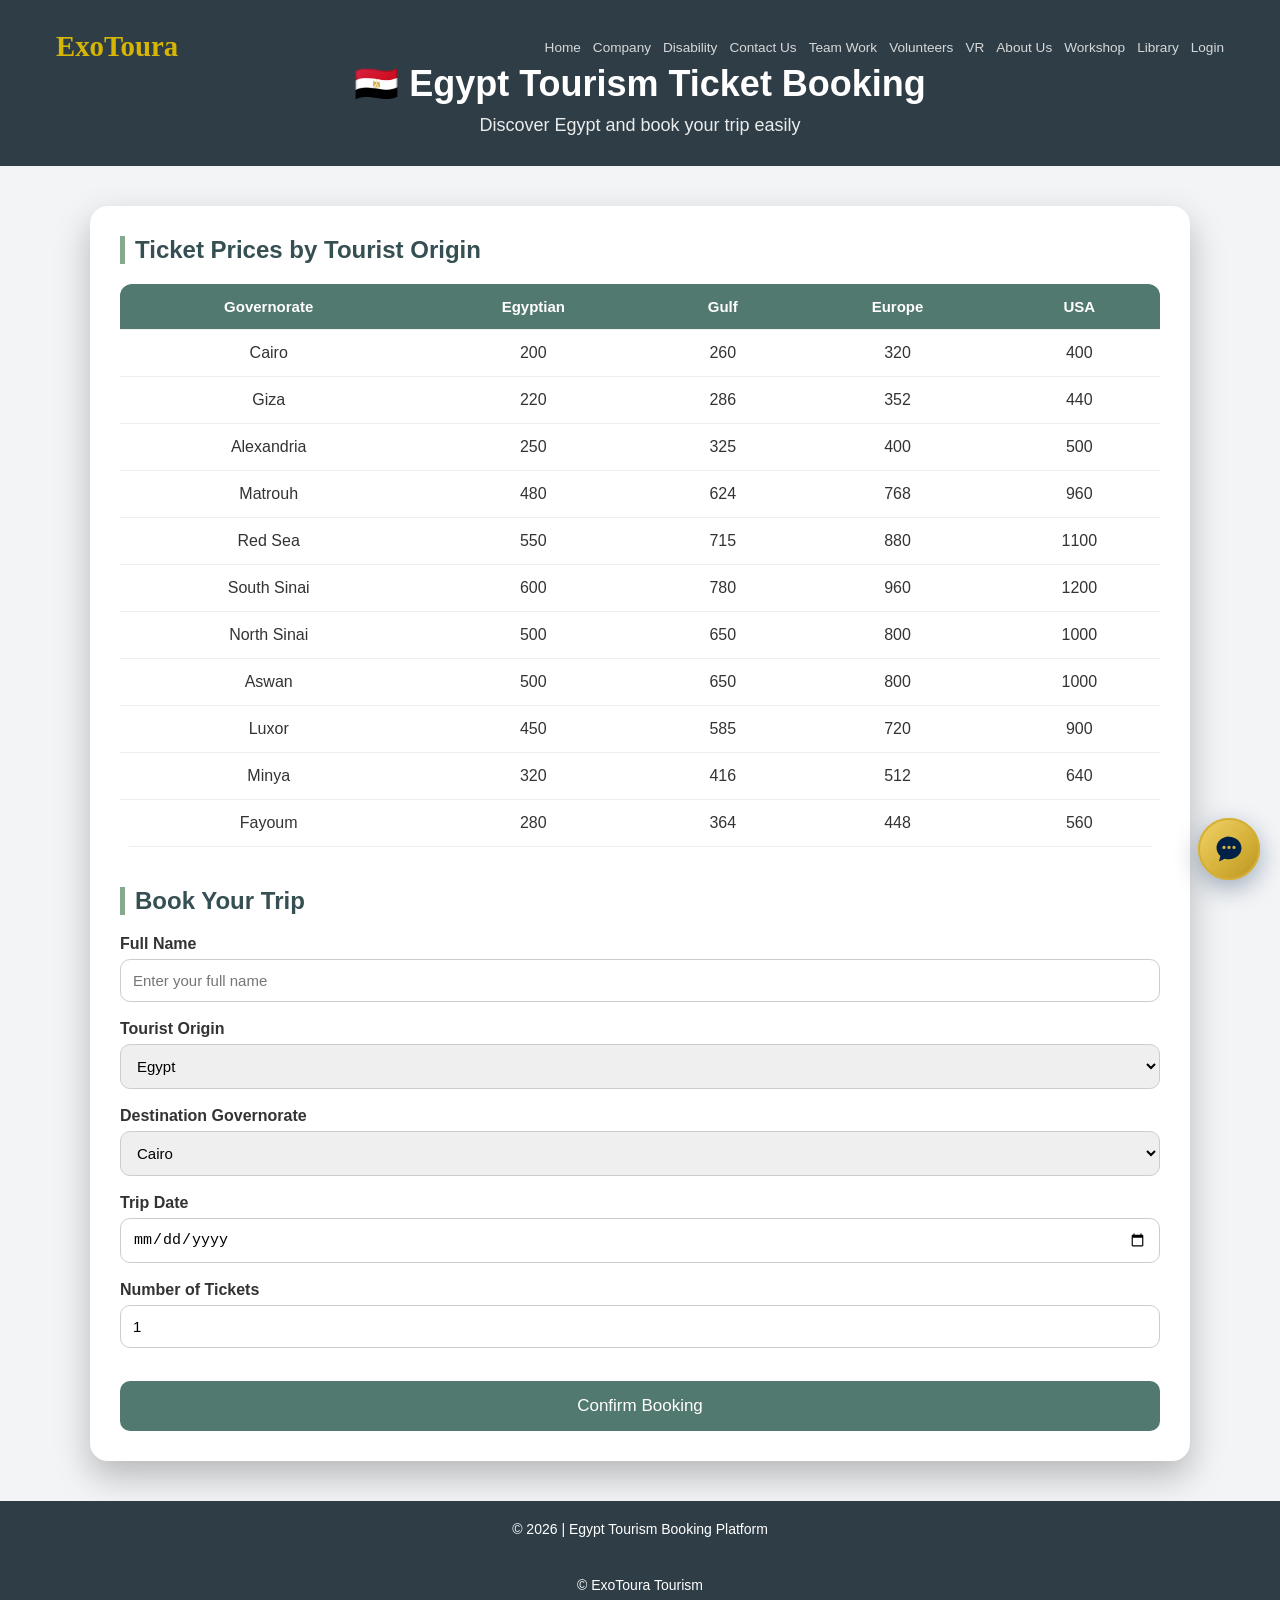
<file: html/book-ticket.html>
<!doctype html>
<html lang="en" dir="ltr">
  <head>
<meta name="viewport" content="width=device-width, initial-scale=1.0">
    <meta charset="UTF-8" />
    <title>Egypt Tourism Ticket Booking</title>
    <link rel="stylesheet" href="nav.css" />
    <style>
      * {
        box-sizing: border-box;
      }

      body {
        font-family: Arial, Tahoma, sans-serif;
        background: #f2f4f6;
        margin: 0;
        padding: 0;
        color: #333;
      }

      header {
        background: #2f3e46;
        color: #fff;
        padding: 30px 20px;
        text-align: center;
      }

      header h1 {
        margin: 0;
        font-size: 36px;
      }

      header p {
        margin-top: 10px;
        font-size: 18px;
        opacity: 0.9;
      }

      .container {
        max-width: 1100px;
        margin: 40px auto;
        background: #ffffff;
        padding: 30px;
        border-radius: 18px;
        box-shadow: 0 15px 35px rgba(0, 0, 0, 0.25);
      }

      h2 {
        margin-bottom: 20px;
        color: #354f52;
        border-left: 5px solid #84a98c;
        padding-left: 10px;
      }

      table {
        width: 100%;
        border-collapse: collapse;
        text-align: center;
        margin-bottom: 40px;
        border-radius: 12px;
        overflow: hidden;
      }

      th,
      td {
        padding: 14px;
        border-bottom: 1px solid #eee;
      }

      th {
        background: #52796f;
        color: #fff;
        font-size: 15px;
      }

      tr:hover td {
        background: #f1f8f6;
      }

      .form-group {
        margin-bottom: 18px;
      }

      label {
        display: block;
        margin-bottom: 6px;
        font-weight: bold;
      }

      input,
      select {
        width: 100%;
        padding: 12px;
        border-radius: 10px;
        border: 1px solid #ccc;
        font-size: 15px;
      }

      button {
        width: 100%;
        background: #52796f;
        color: #fff;
        border: none;
        padding: 15px;
        font-size: 17px;
        border-radius: 10px;
        cursor: pointer;
        margin-top: 15px;
      }

      button:hover {
        background: #354f52;
      }

      .ticket {
        margin-top: 35px;
        padding: 25px;
        border-radius: 16px;
        background: #eef6f5;
        display: none;
      }

      footer {
        text-align: center;
        color: #fff;
        padding: 20px;
        font-size: 14px;
        background: #2f3e46;
      }
    </style>
  <meta name="description" content="ExoToura - Egypt tourism platform: tickets and packages, VR tours, accessibility support, volunteers and photography workshops.">
<link rel="icon" type="image/png" href="../photos/LOGO.png">
    <link rel="stylesheet" href="responsive.css">
</head>

  <body>
   <header>
        <input type="checkbox" id="nav-toggle">
        <nav>
            <div class="logo">ExoToura</div>
            <ul class="nav-links">
                <li><a href="index.html">Home</a></li>
                <li><a href="Company.html">Company</a></li>
                <li><a href="disabilty.html">Disability</a></li>
                <li><a href="contact.html">Contact Us</a></li>
                <li><a href="team.html">Team Work</a></li>
                <li><a href="volunteers.html">Volunteers</a></li>
                <li><a href="vr.html">VR</a></li>
                <li><a href="about_us.html">About Us</a></li>
                <li><a href="../project/workshop.html">Workshop</a></li>
                <li><a href="library.html">Library</a></li>
                <li><a href="login.html">Login</a></li>
            </ul>
        </nav>
        <label for="nav-toggle" class="hamburger">
            <span class="bar"></span>
            <span class="bar"></span>
            <span class="bar"></span>
        </label>
    <h1 style="text-align:center">🇪🇬 Egypt Tourism Ticket Booking</h1>
      <p>Discover Egypt and book your trip easily</p>
    </header>

    <div class="container">
      <h2>Ticket Prices by Tourist Origin</h2>

      <table>
        <tr>
          <th>Governorate</th>
          <th>Egyptian</th>
          <th>Gulf</th>
          <th>Europe</th>
          <th>USA</th>
        </tr>
        <tr>
          <td>Cairo</td>
          <td>200</td>
          <td>260</td>
          <td>320</td>
          <td>400</td>
        </tr>
        <tr>
          <td>Giza</td>
          <td>220</td>
          <td>286</td>
          <td>352</td>
          <td>440</td>
        </tr>
        <tr>
          <td>Alexandria</td>
          <td>250</td>
          <td>325</td>
          <td>400</td>
          <td>500</td>
        </tr>
        <tr>
          <td>Matrouh</td>
          <td>480</td>
          <td>624</td>
          <td>768</td>
          <td>960</td>
        </tr>
        <tr>
          <td>Red Sea</td>
          <td>550</td>
          <td>715</td>
          <td>880</td>
          <td>1100</td>
        </tr>
        <tr>
          <td>South Sinai</td>
          <td>600</td>
          <td>780</td>
          <td>960</td>
          <td>1200</td>
        </tr>
        <tr>
          <td>North Sinai</td>
          <td>500</td>
          <td>650</td>
          <td>800</td>
          <td>1000</td>
        </tr>
        <tr>
          <td>Aswan</td>
          <td>500</td>
          <td>650</td>
          <td>800</td>
          <td>1000</td>
        </tr>
        <tr>
          <td>Luxor</td>
          <td>450</td>
          <td>585</td>
          <td>720</td>
          <td>900</td>
        </tr>
        <tr>
          <td>Minya</td>
          <td>320</td>
          <td>416</td>
          <td>512</td>
          <td>640</td>
        </tr>
        <tr>
          <td>Fayoum</td>
          <td>280</td>
          <td>364</td>
          <td>448</td>
          <td>560</td>
        </tr>
      </table>

      <h2>Book Your Trip</h2>

      <div class="form-group">
        <label>Full Name</label>
        <input type="text" id="name" placeholder="Enter your full name" />
      </div>

      <div class="form-group">
        <label>Tourist Origin</label>
        <select id="origin">
          <option value="Egypt">Egypt</option>
          <option value="Gulf">Gulf</option>
          <option value="Europe">Europe</option>
          <option value="USA">USA</option>
        </select>
      </div>

      <div class="form-group">
        <label>Destination Governorate</label>
        <select id="destination">
          <option>Cairo</option>
          <option>Giza</option>
          <option>Alexandria</option>
          <option>Matrouh</option>
          <option>Red Sea</option>
          <option>South Sinai</option>
          <option>North Sinai</option>
          <option>Aswan</option>
          <option>Luxor</option>
          <option>Minya</option>
          <option>Fayoum</option>
        </select>
      </div>

      <div class="form-group">
        <label>Trip Date</label>
        <input type="date" id="date" />
      </div>

      <div class="form-group">
        <label>Number of Tickets</label>
        <input type="number" id="tickets" value="1" min="1" />
      </div>

      <button onclick="bookTicket()">Confirm Booking</button>

      <div class="ticket" id="ticket">
        <h3>Ticket Details</h3>
        <p id="ticketInfo"></p>
      </div>
    </div>

    <footer>© 2026 | Egypt Tourism Booking Platform</footer>

    <script>
      const basePrices = {
        Cairo: 200,
        Giza: 220,
        Alexandria: 250,
        Matrouh: 480,
        "Red Sea": 550,
        "South Sinai": 600,
        "North Sinai": 500,
        Aswan: 500,
        Luxor: 450,
        Minya: 320,
        Fayoum: 280,
      };

      const countryMultiplier = {
        Egypt: 1,
        Gulf: 1.3,
        Europe: 1.6,
        USA: 2,
      };

      function bookTicket() {
        const name = document.getElementById("name").value.trim();
        const origin = document.getElementById("origin").value;
        const destination = document.getElementById("destination").value;
        const date = document.getElementById("date").value;
        const tickets = Number(document.getElementById("tickets").value);

        if (!name || !date) {
          alert("Please complete all required fields");
          return;
        }

        const price = Math.round(
          basePrices[destination] * countryMultiplier[origin],
        );
        const total = price * tickets;

        document.getElementById("ticketInfo").innerHTML = `
      Name: <strong>${name}</strong><br>
      Destination: ${destination}<br>
      Trip Date: ${date}<br>
      Tickets: ${tickets}<br>
      Ticket Price: ${price} EGP<br>
      <strong>Total: ${total} EGP</strong>
    `;

        document.getElementById("ticket").style.display = "block";
      }
    </script>
    <script src="script.js"></script>
    <footer>© ExoToura Tourism</footer>
  <script src="chatbot.js" defer></script>
</body>
</html>
</file>
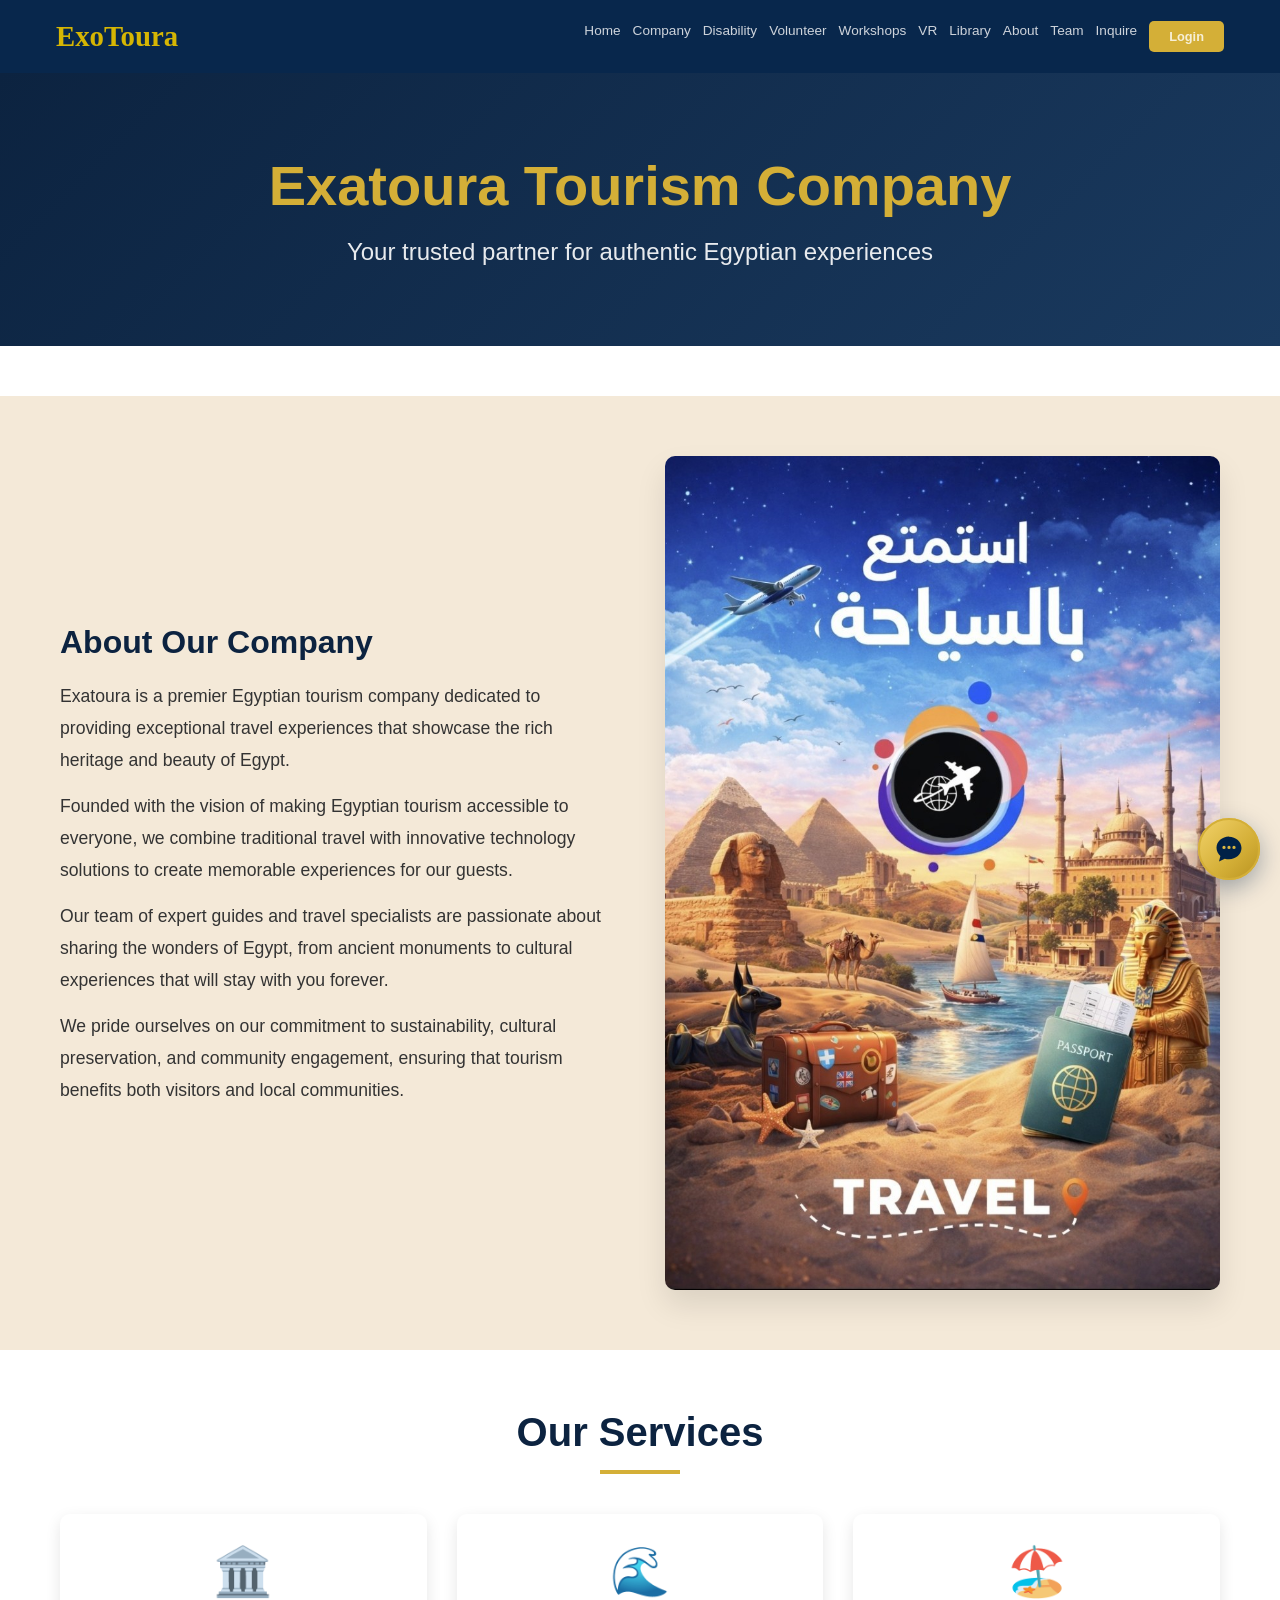
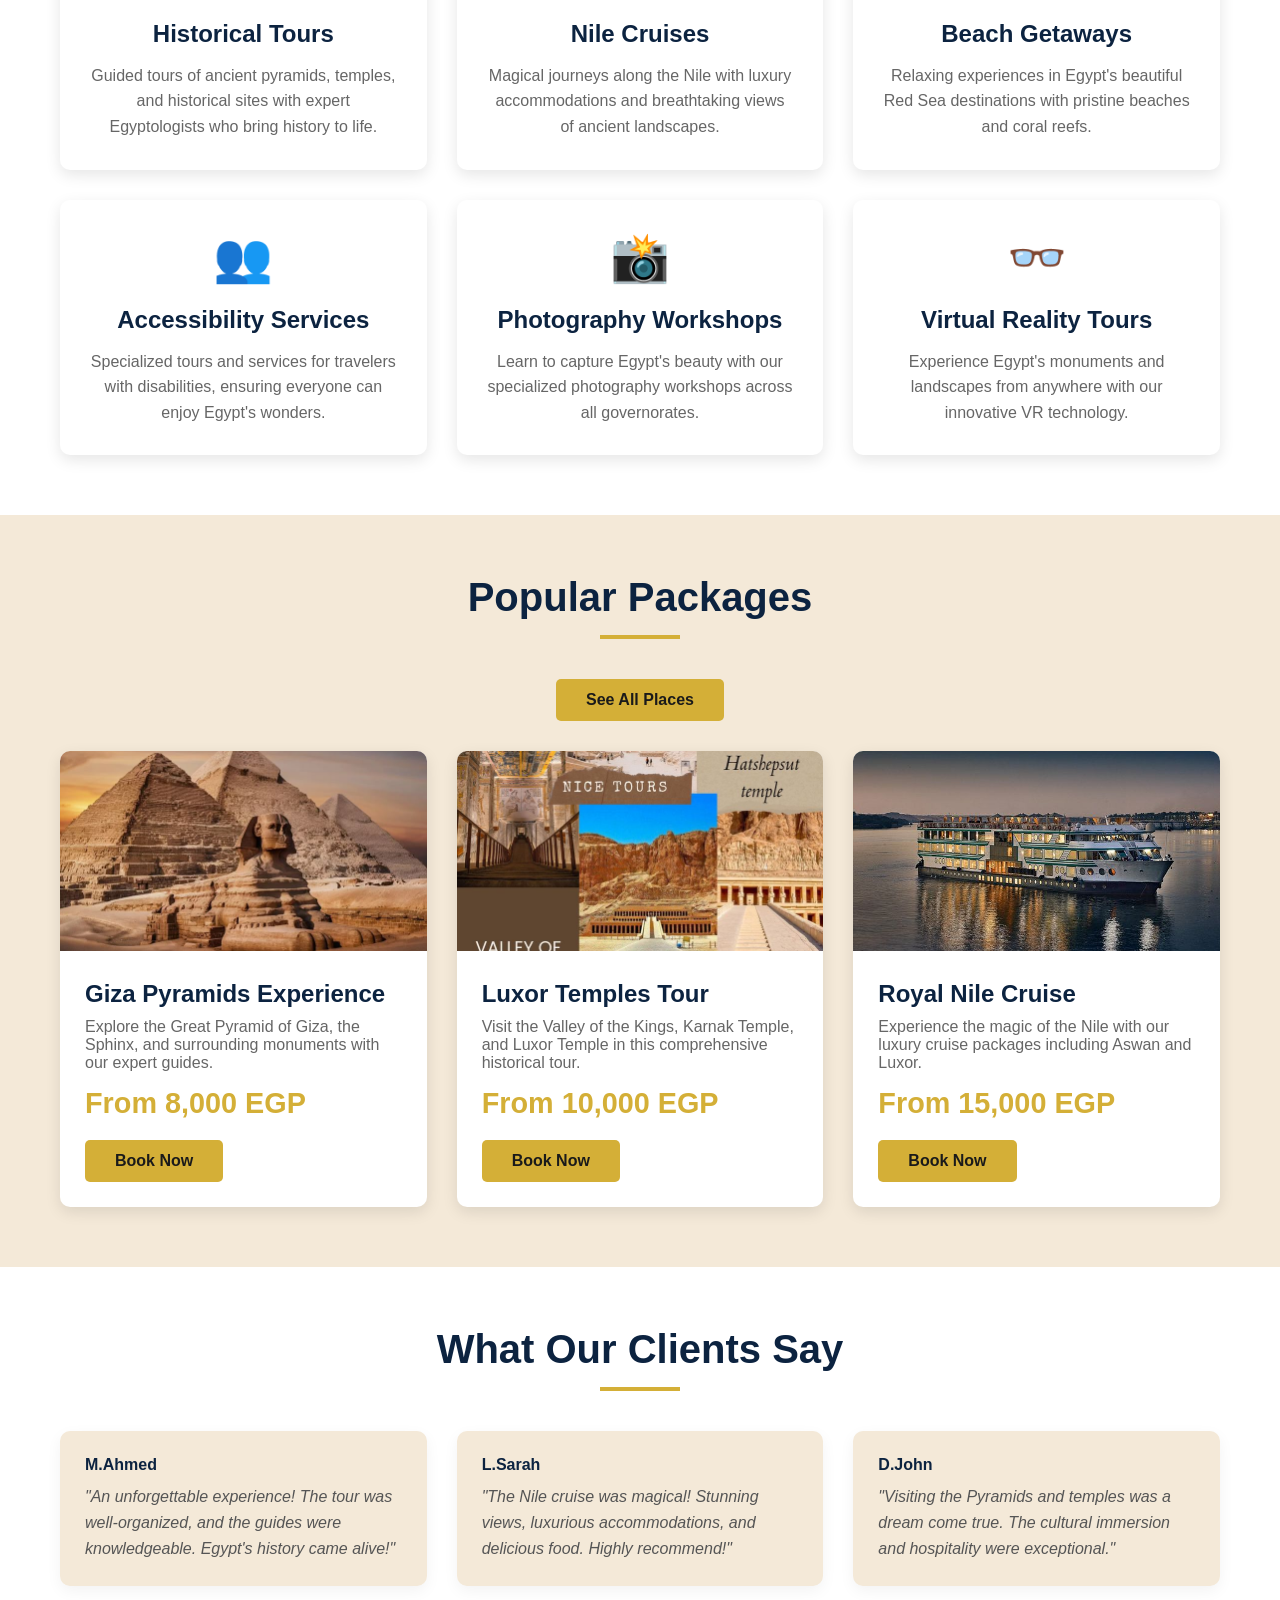
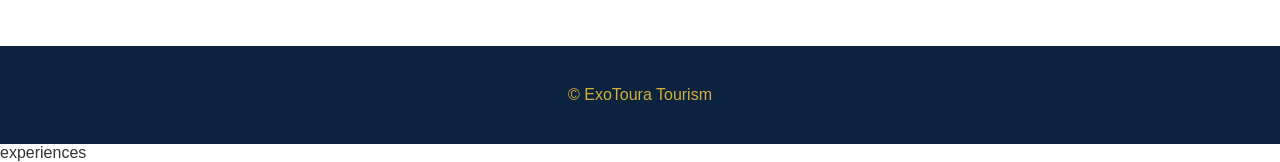
<file: html/Company.html>
<!DOCTYPE html>
<html lang="ar">

<head>
    <meta charset="UTF-8">
    <meta name="viewport" content="width=device-width, initial-scale=1.0">
    <title>Exatoura Company - Egyptian Tourism Experience</title>
    <link rel="stylesheet" href="nav.css">
    <style>
        :root {
            --gold: #d4af37;
            --blue: #0c2340;
            --sand: #f4e9d8;
            --dark: #1a1a1a;
        }

        * {
            margin: 0;
            padding: 0;
            box-sizing: border-box;
        }

        body {
            font-family: 'Segoe UI', Tahoma, sans-serif;
            background: white;
            color: #333;
            overflow-x: hidden;
        }

        .pattern-overlay {
            position: fixed;
            top: 0;
            left: 0;
            width: 100%;
            height: 100%;
            background: url('https://thumbs.dreamstime.com/b/vibrant-seamless-pattern-featuring-ancient-egyptian-hieroglyphs-iconic-symbols-like-ankh-eye-horus-stylized-397570046.jpg') repeat;
            opacity: 0.05;
            pointer-events: none;
            z-index: -1;
        }

        .company-header {
            background: linear-gradient(135deg, var(--blue) 0%, #1a3a5f 100%);
            color: white;
            padding: 80px 20px;
            text-align: center;
            margin-bottom: 50px;
        }

        .company-header h1 {
            font-size: 3.5rem;
            margin-bottom: 20px;
            color: var(--gold);
        }

        .company-header p {
            font-size: 1.5rem;
            max-width: 800px;
            margin: 0 auto;
            opacity: 0.9;
        }

        .container {
            max-width: 1200px;
            margin: 0 auto;
            padding: 0 20px;
        }

        .section {
            padding: 60px 0;
        }

        .section-title {
            text-align: center;
            font-size: 2.5rem;
            color: var(--blue);
            margin-bottom: 40px;
            position: relative;
        }

        .section-title::after {
            content: '';
            width: 80px;
            height: 4px;
            background: var(--gold);
            display: block;
            margin: 15px auto;
        }

        .about-company {
            background: var(--sand);
            padding: 60px 0;
        }

        .about-content {
            display: grid;
            grid-template-columns: 1fr 1fr;
            gap: 50px;
            align-items: center;
        }

        .about-text h3 {
            font-size: 2rem;
            color: var(--blue);
            margin-bottom: 20px;
        }

        .about-text p {
            font-size: 1.1rem;
            line-height: 1.8;
            margin-bottom: 15px;
        }

        .about-image {
            border-radius: 10px;
            overflow: hidden;
            box-shadow: 0 15px 30px rgba(0, 0, 0, 0.1);
        }

        .about-image img {
            width: 100%;
            height: auto;
            display: block;
        }

        .services {
            padding: 60px 0;
        }

        .services-grid {
            display: grid;
            grid-template-columns: repeat(auto-fit, minmax(300px, 1fr));
            gap: 30px;
        }

        .service-card {
            background: white;
            border-radius: 10px;
            padding: 30px;
            text-align: center;
            box-shadow: 0 5px 15px rgba(0, 0, 0, 0.1);
            transition: transform 0.3s ease, box-shadow 0.3s ease;
        }

        .service-card:hover {
            transform: translateY(-10px);
            box-shadow: 0 15px 30px rgba(0, 0, 0, 0.15);
        }

        .service-icon {
            font-size: 3rem;
            color: var(--gold);
            margin-bottom: 20px;
        }

        .service-card h3 {
            font-size: 1.5rem;
            color: var(--blue);
            margin-bottom: 15px;
        }

        .service-card p {
            color: #666;
            line-height: 1.6;
        }

        .packages {
            background: var(--sand);
            padding: 60px 0;
        }

        .packages-grid {
            display: grid;
            grid-template-columns: repeat(auto-fit, minmax(300px, 1fr));
            gap: 30px;
        }

        .package-card {
            background: white;
            border-radius: 10px;
            overflow: hidden;
            box-shadow: 0 5px 15px rgba(0, 0, 0, 0.1);
            transition: transform 0.3s ease;
        }

        .package-card:hover {
            transform: scale(1.03);
        }

        .package-img {
            height: 200px;
            width: 100%;
            object-fit: cover;
        }

        .package-content {
            padding: 25px;
        }

        .package-content h3 {
            font-size: 1.5rem;
            color: var(--blue);
            margin-bottom: 10px;
        }

        .package-content p {
            color: #666;
            margin-bottom: 15px;
        }

        .price {
            font-size: 1.8rem;
            color: var(--gold);
            font-weight: bold;
            margin-bottom: 20px;
        }

        .btn {
            display: inline-block;
            padding: 12px 30px;
            background: var(--gold);
            color: var(--dark);
            text-decoration: none;
            border-radius: 5px;
            font-weight: bold;
            transition: all 0.3s ease;
        }

        .btn:hover {
            background: #c09d2d;
            transform: translateY(-2px);
        }

        .testimonials {
            padding: 60px 0;
        }

        .testimonials-grid {
            display: grid;
            grid-template-columns: repeat(auto-fit, minmax(300px, 1fr));
            gap: 30px;
        }

        .testimonial-card {
            background: var(--sand);
            padding: 25px;
            border-radius: 10px;
            box-shadow: 0 5px 15px rgba(0, 0, 0, 0.05);
        }

        .testimonial-card h4 {
            color: var(--blue);
            margin-bottom: 10px;
        }

        .testimonial-card p {
            font-style: italic;
            color: #555;
            line-height: 1.6;
        }

        footer {
            background: var(--blue);
            color: var(--gold);
            text-align: center;
            padding: 40px 0;
        }

        @media (max-width: 768px) {
            .about-content {
                grid-template-columns: 1fr;
            }

            .company-header h1 {
                font-size: 2.5rem;
            }

            .company-header p {
                font-size: 1.2rem;
            }
        }
    </style>
<meta name="description" content="ExoToura - Egypt tourism platform: tickets and packages, VR tours, accessibility support, volunteers and photography workshops.">
<link rel="icon" type="image/png" href="../photos/LOGO.png">
<link rel="stylesheet" href="responsive.css">
</head>

<body>
    <div class="pattern-overlay"></div>

    <header>
        <input type="checkbox" id="nav-toggle">
        <nav>
                <div class="logo">ExoToura</div>
                <ul class="nav-links">
                    <li><a href="index.html">Home</a></li>
                    <li><a href="Company.html">Company</a></li>
                    <li><a href="disabilty.html">Disability</a></li>
                    <li><a href="volunteers.html">Volunteer</a></li>
                    <li><a href="workshop.html">Workshops</a></li>
                    <li><a href="vr.html">VR</a></li>
                    <li><a href="library.html">Library</a></li>
                    <li><a href="about_us.html">About</a></li>
                    <li><a href="team.html">Team</a></li>
                    <li><a href="contact.html">Inquire</a></li>
                    <li><a href="login.html" class="btn btn-secondary"
                            style="padding: 8px 20px; font-size: 0.8rem;">Login</a></li>
                </ul>
            </nav>
        <label for="nav-toggle" class="hamburger">
            <span class="bar"></span>
            <span class="bar"></span>
            <span class="bar"></span>
        </label>
    </header>

    <section class="company-header">
        <div class="container">
            <h1>Exatoura Tourism Company</h1>
            <p>Your trusted partner for authentic Egyptian experiences</p>
        </div>
    </section>

    <section class="about-company">
        <div class="container">
            <div class="about-content">
                <div class="about-text">
                    <h3>About Our Company</h3>
                    <p>Exatoura is a premier Egyptian tourism company dedicated to providing exceptional travel
                        experiences that showcase the rich heritage and beauty of Egypt.</p>
                    <p>Founded with the vision of making Egyptian tourism accessible to everyone, we combine traditional
                        travel with innovative technology solutions to create memorable experiences for our guests.</p>
                    <p>Our team of expert guides and travel specialists are passionate about sharing the wonders of
                        Egypt, from ancient monuments to cultural experiences that will stay with you forever.</p>
                    <p>We pride ourselves on our commitment to sustainability, cultural preservation, and community
                        engagement, ensuring that tourism benefits both visitors and local communities.</p>
                </div>
                <div class="about-image">
                    <img src="../photos/t.jpg" alt="Egypt Tourism Experience">
                </div>
            </div>
        </div>
    </section>

    <section class="services">
        <div class="container">
            <h2 class="section-title">Our Services</h2>
            <div class="services-grid">
                <div class="service-card">
                    <div class="service-icon">🏛️</div>
                    <h3>Historical Tours</h3>
                    <p>Guided tours of ancient pyramids, temples, and historical sites with expert Egyptologists who
                        bring history to life.</p>
                </div>
                <div class="service-card">
                    <div class="service-icon">🌊</div>
                    <h3>Nile Cruises</h3>
                    <p>Magical journeys along the Nile with luxury accommodations and breathtaking views of ancient
                        landscapes.</p>
                </div>
                <div class="service-card">
                    <div class="service-icon">🏖️</div>
                    <h3>Beach Getaways</h3>
                    <p>Relaxing experiences in Egypt's beautiful Red Sea destinations with pristine beaches and coral
                        reefs.</p>
                </div>
                <div class="service-card">
                    <div class="service-icon">👥</div>
                    <h3>Accessibility Services</h3>
                    <p>Specialized tours and services for travelers with disabilities, ensuring everyone can enjoy
                        Egypt's wonders.</p>
                </div>
                <div class="service-card">
                    <div class="service-icon">📸</div>
                    <h3>Photography Workshops</h3>
                    <p>Learn to capture Egypt's beauty with our specialized photography workshops across all
                        governorates.</p>
                </div>
                <div class="service-card">
                    <div class="service-icon">👓</div>
                    <h3>Virtual Reality Tours</h3>
                    <p>Experience Egypt's monuments and landscapes from anywhere with our innovative VR technology.</p>
                </div>
            </div>
        </div>
    </section>

    <section class="packages">
        <div class="container">
            <h2 class="section-title">Popular Packages</h2>
            <div style="text-align: center; margin-top: 30px; margin-bottom: 30px; margin-right: 0px;">
                <a href="all-packages.html" class="btn">See All Places</a>
            </div>
            <div class="packages-grid">
                <div class="package-card">
                    <img src="../photos/pyramids.jpeg" alt="Giza Pyramids" class="package-img">
                    <div class="package-content">
                        <h3>Giza Pyramids Experience</h3>
                        <p>Explore the Great Pyramid of Giza, the Sphinx, and surrounding monuments with our expert
                            guides.</p>
                        <div class="price">From 8,000 EGP</div>
                        <a href="book-ticket.html" class="btn">Book Now</a>
                    </div>
                </div>
                <div class="package-card">
                    <img src="../photos/luxor.jpeg" alt="Luxor" class="package-img">
                    <div class="package-content">
                        <h3>Luxor Temples Tour</h3>
                        <p>Visit the Valley of the Kings, Karnak Temple, and Luxor Temple in this comprehensive
                            historical tour.</p>
                        <div class="price">From 10,000 EGP</div>
                        <a href="book-ticket.html" class="btn">Book Now</a>
                    </div>
                </div>
                <div class="package-card">
                    <img src="../photos/cpcu.png" alt="Nile Cruise" class="package-img">
                    <div class="package-content">
                        <h3>Royal Nile Cruise</h3>
                        <p>Experience the magic of the Nile with our luxury cruise packages including Aswan and Luxor.
                        </p>
                        <div class="price">From 15,000 EGP</div>
                        <a href="book-ticket.html" class="btn">Book Now</a>
                    </div>
                </div>
            </div>

        </div>
    </section>

    <section class="testimonials">
        <div class="container">
            <h2 class="section-title">What Our Clients Say</h2>
            <div class="testimonials-grid">
                <div class="testimonial-card">
                    <h4>M.Ahmed</h4>
                    <p>"An unforgettable experience! The tour was well-organized, and the guides were knowledgeable.
                        Egypt's history came alive!"</p>
                </div>
                <div class="testimonial-card">
                    <h4>L.Sarah</h4>
                    <p>"The Nile cruise was magical! Stunning views, luxurious accommodations, and delicious food.
                        Highly recommend!"</p>
                </div>
                <div class="testimonial-card">
                    <h4>D.John</h4>
                    <p>"Visiting the Pyramids and temples was a dream come true. The cultural immersion and hospitality
                        were exceptional."</p>
                </div>
            </div>
        </div>
    </section>

    <footer>
        <div class="container">
            <p>© ExoToura Tourism </p>
        </div>
    </footer>
    <script src="script.js"></script>
<script src="chatbot.js" defer></script>
</body>
experiences
</html>
</file>
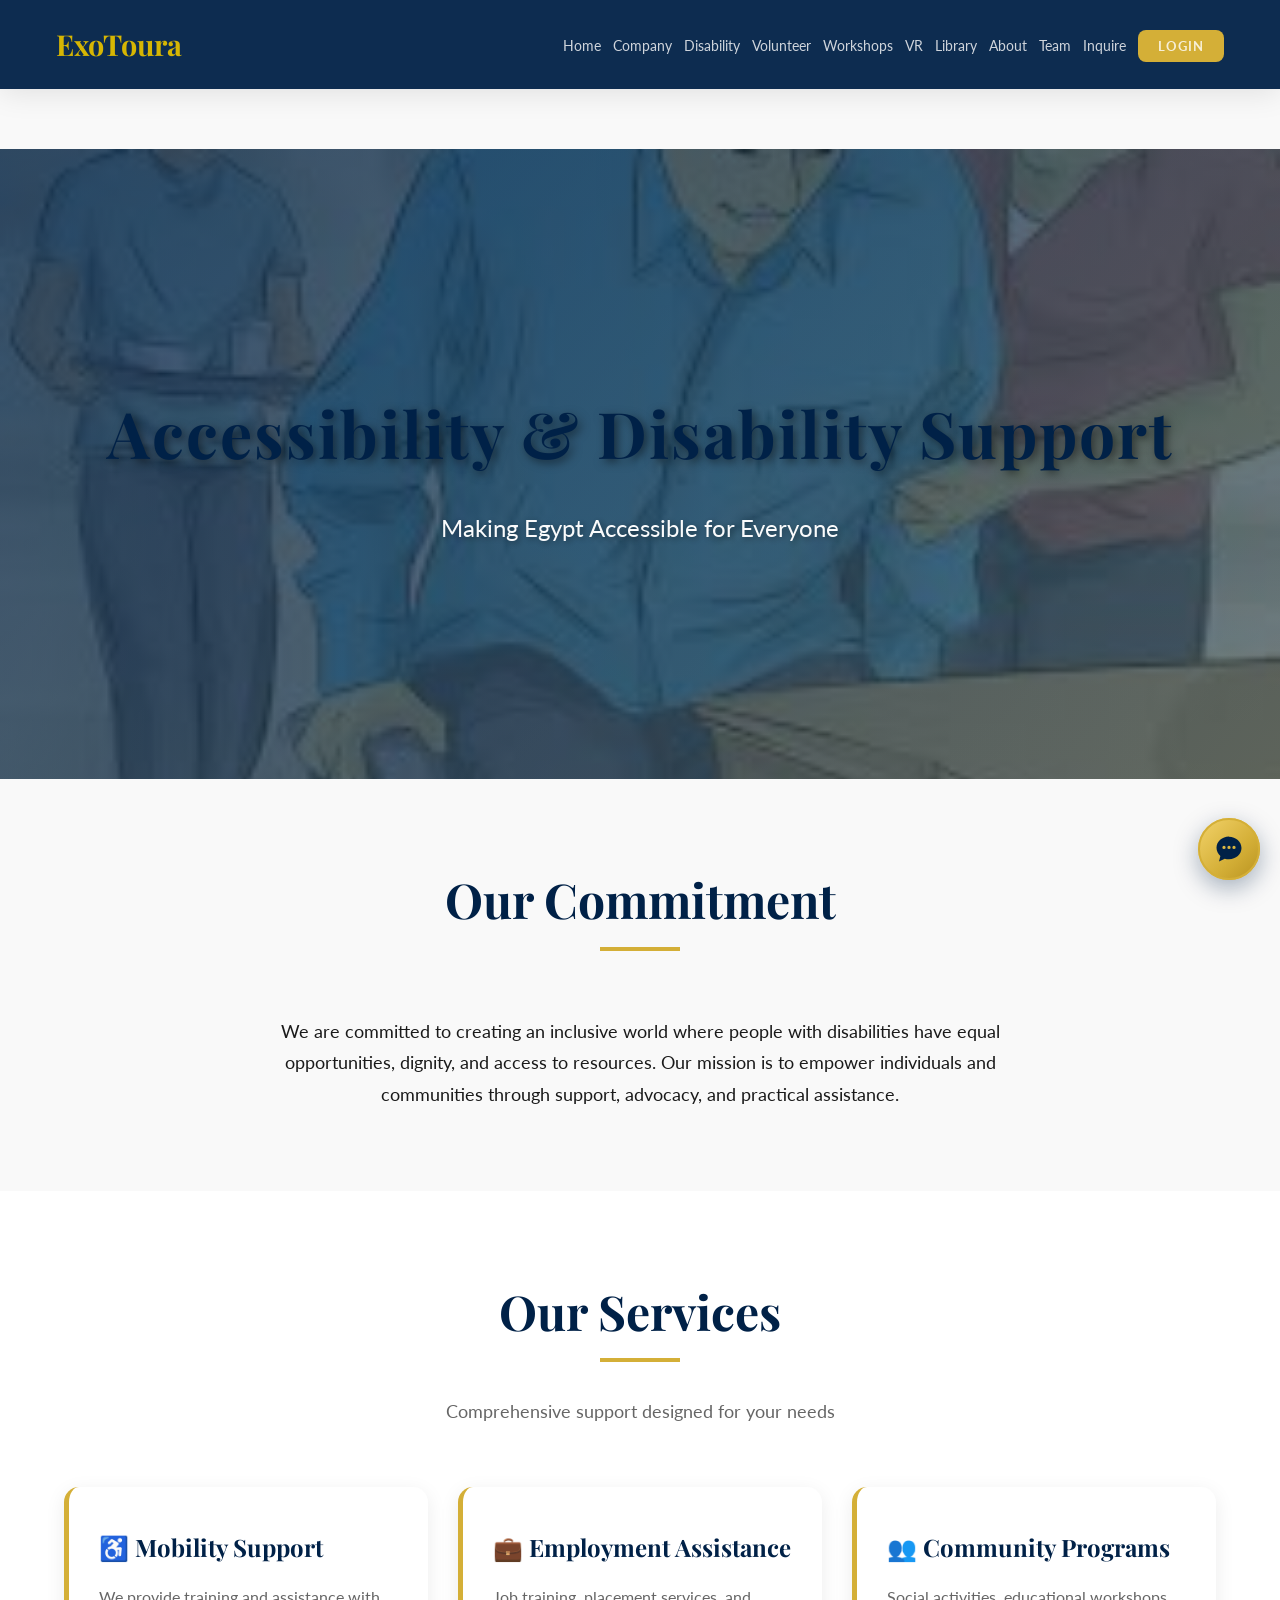
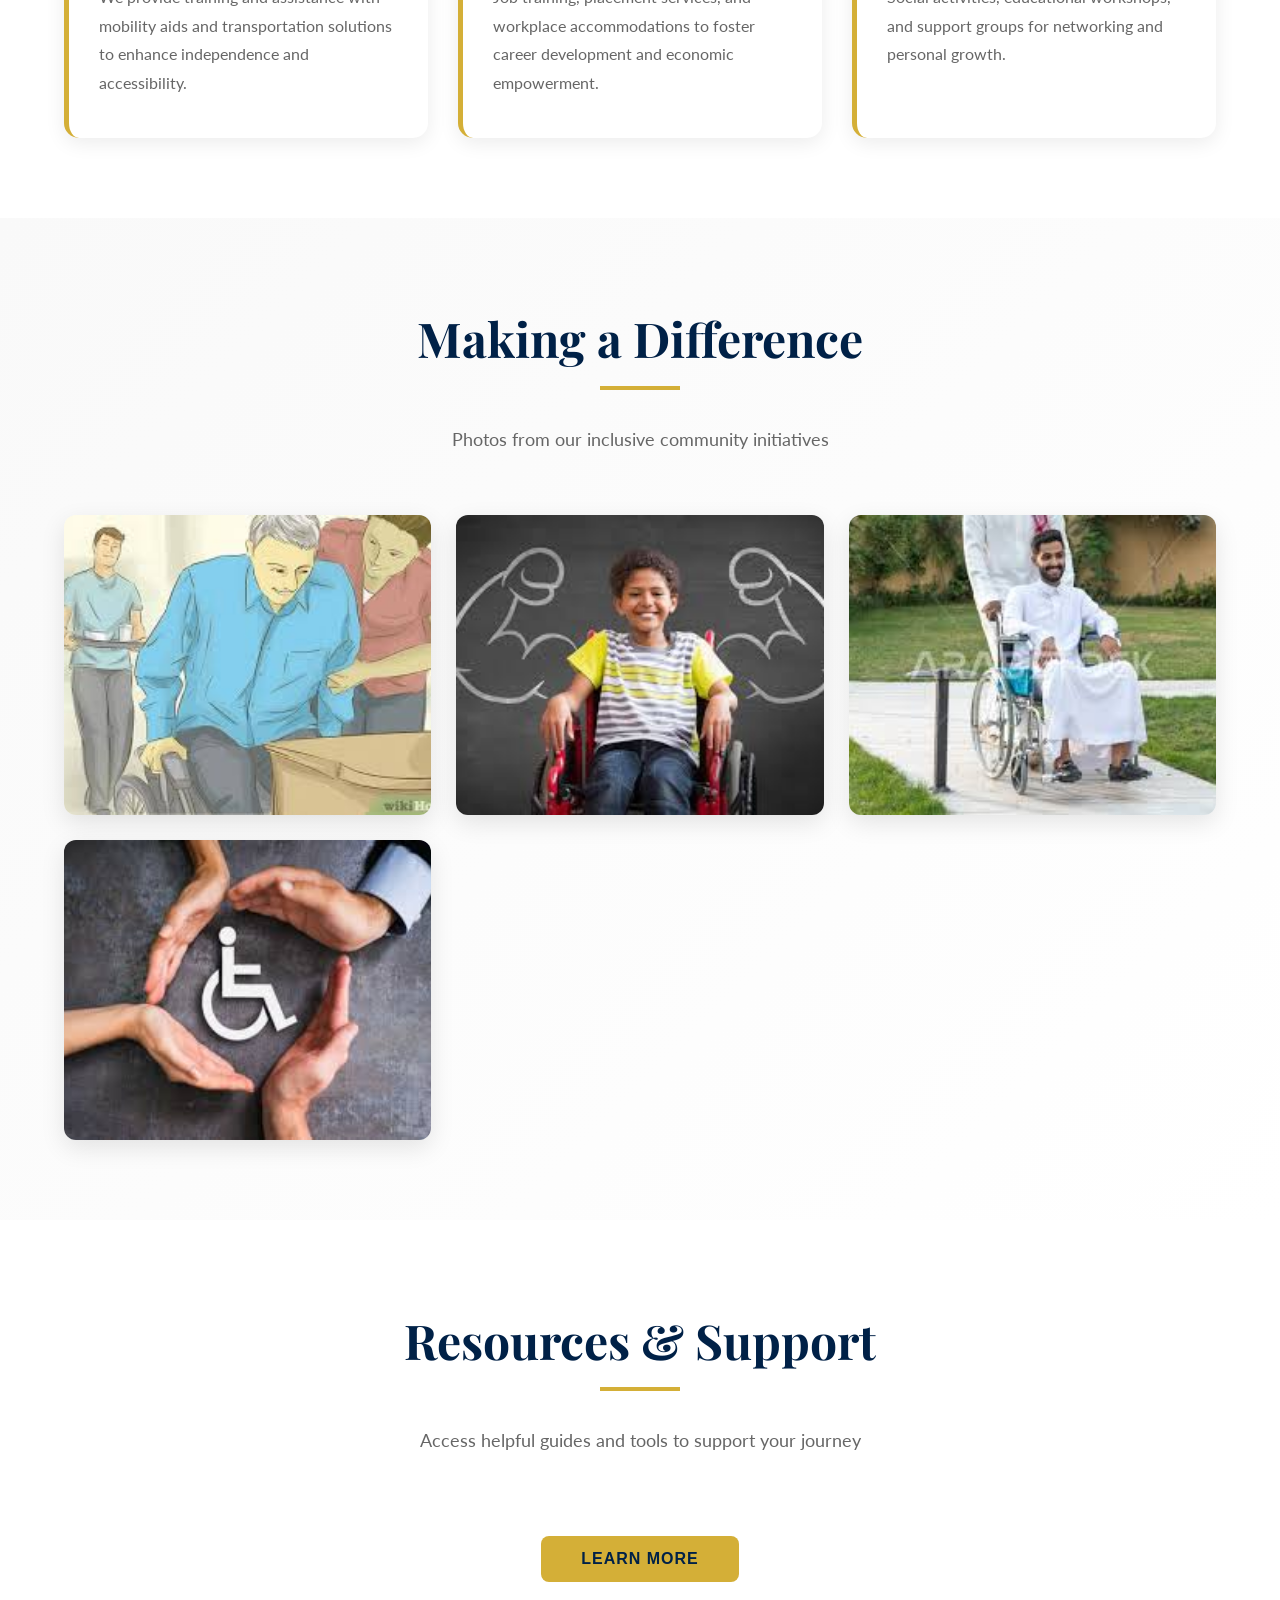
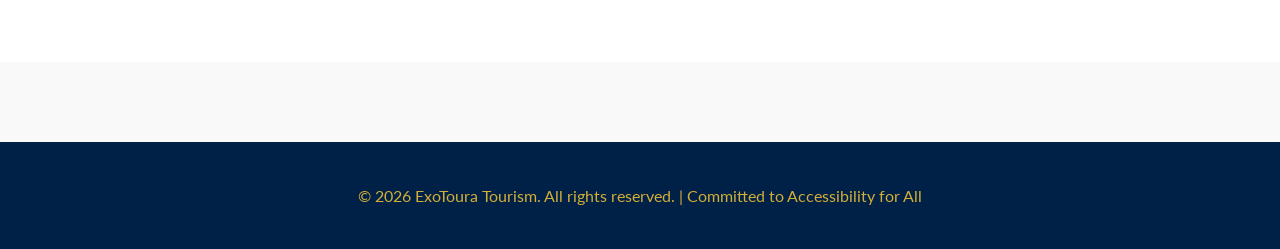
<file: html/disabilty.html>
<!DOCTYPE html>
<html lang="en">

<head>
  <meta charset="UTF-8">
  <meta name="viewport" content="width=device-width, initial-scale=1.0">
  <title>Accessibility & Disability Support | ExoToura Tourism</title>
  <link rel="preconnect" href="https://fonts.googleapis.com">
  <link rel="preconnect" href="https://fonts.gstatic.com" crossorigin>
  <link href="https://fonts.googleapis.com/css2?family=Playfair+Display:ital,wght@0,400;0,700;1,400&family=Lato:wght@300;400;700&display=swap" rel="stylesheet">
  <link rel="stylesheet" href="nav.css">
<meta name="description" content="ExoToura - Egypt tourism platform: tickets and packages, VR tours, accessibility support, volunteers and photography workshops.">
<link rel="icon" type="image/png" href="../photos/LOGO.png">
</head>

<body>
  <style>
    /* Modern Tourism Theme */
    :root {
      --primary-color: #002147;
      --accent-color: #D4AF37;
      --accent-glow: rgba(212, 175, 55, 0.5);
      --text-light: #f5f1e6;
      --text-dark: #1a1a1a;
      --bg-light: #f9f9f9;
      --glass-bg: rgba(255, 255, 255, 0.1);
      --glass-border: rgba(255, 255, 255, 0.2);
      --font-heading: 'Playfair Display', serif;
      --font-body: 'Lato', sans-serif;
      --transition: all 0.4s cubic-bezier(0.165, 0.84, 0.44, 1);
    }

    * {
      margin: 0;
      padding: 0;
      box-sizing: border-box;
    }

    body {
      font-family: var(--font-body);
      line-height: 1.7;
      color: var(--text-dark);
      background-color: var(--bg-light);
    }

    h1, h2, h3, h4 {
      font-family: var(--font-heading);
      color: var(--primary-color);
    }

    a {
      text-decoration: none;
      color: inherit;
      transition: var(--transition);
    }

    .container {
      width: 90%;
      max-width: 1200px;
      margin: 0 auto;
    }

    /* Override navbar for this page */
    header {
      background: rgba(0, 33, 71, 0.95) !important;
      backdrop-filter: blur(10px) !important;
      box-shadow: 0 4px 30px rgba(0, 0, 0, 0.1) !important;
    }

    header.scrolled {
      background: rgba(0, 33, 71, 0.98) !important;
    }

    /* Hero Section */
    .hero {
      height: 70vh;
      background-image: linear-gradient(rgba(0, 33, 71, 0.6), rgba(0, 33, 71, 0.6)), 
                        url('../photos/images.jpeg');
      background-size: cover;
      background-position: center;
      background-repeat: no-repeat;
      background-attachment: fixed;
      display: flex;
      align-items: center;
      justify-content: center;
      text-align: center;
      color: white;
      margin-top: 60px;
      position: relative;
    }

    .hero::before {
      content: '';
      position: absolute;
      top: 0;
      left: 0;
      right: 0;
      bottom: 0;
      background: linear-gradient(135deg, rgba(0, 33, 71, 0.5) 0%, rgba(212, 175, 55, 0.1) 100%);
      pointer-events: none;
    }

    .hero .container {
      position: relative;
      z-index: 1;
    }

    .hero h1 {
      font-size: 4rem;
      margin-bottom: 20px;
      text-shadow: 3px 3px 10px rgba(0, 0, 0, 0.5);
      font-weight: 700;
      letter-spacing: 2px;
    }

    .hero p {
      font-size: 1.5rem;
      max-width: 700px;
      opacity: 0.98;
      text-shadow: 2px 2px 6px rgba(0, 0, 0, 0.4);
      margin: 0 auto;
    }

    /* Sections */
    section {
      padding: 80px 0;
    }

    .section-header {
      text-align: center;
      margin-bottom: 60px;
    }

    .section-header h2 {
      font-size: 3rem;
      margin-bottom: 15px;
      position: relative;
      display: inline-block;
    }

    .section-header h2::after {
      content: '';
      position: absolute;
      bottom: -10px;
      left: 50%;
      transform: translateX(-50%);
      width: 80px;
      height: 4px;
      background: var(--accent-color);
    }

    .section-header p {
      font-size: 1.1rem;
      color: #666;
      margin-top: 30px;
    }

    /* Services Section */
    #services {
      background: white;
    }

    .services-grid {
      display: grid;
      grid-template-columns: repeat(auto-fit, minmax(300px, 1fr));
      gap: 30px;
    }

    .card {
      background: white;
      padding: 40px 30px;
      border-radius: 15px;
      box-shadow: 0 5px 20px rgba(0, 0, 0, 0.08);
      border-left: 5px solid var(--accent-color);
      transition: var(--transition);
    }

    .card:hover {
      transform: translateY(-10px);
      box-shadow: 0 15px 40px rgba(0, 0, 0, 0.15);
    }

    .card h3 {
      font-size: 1.5rem;
      margin-bottom: 15px;
      color: var(--primary-color);
    }

    .card p {
      color: #666;
      line-height: 1.8;
    }

    /* Gallery Section */
    #gallery {
      background: linear-gradient(135deg, #f9f9f9 0%, #ffffff 100%);
    }

    .gallery {
      display: grid;
      grid-template-columns: repeat(auto-fit, minmax(280px, 1fr));
      gap: 25px;
    }

    .gallery img {
      width: 100%;
      height: 300px;
      object-fit: cover;
      border-radius: 12px;
      box-shadow: 0 8px 25px rgba(0, 0, 0, 0.1);
      transition: var(--transition);
    }

    .gallery img:hover {
      transform: scale(1.05);
      box-shadow: 0 12px 35px rgba(0, 0, 0, 0.2);
    }

    /* Resources Section */
    #resources {
      background: white;
    }

    .btn {
      background: var(--accent-color);
      color: var(--primary-color);
      padding: 14px 40px;
      border: none;
      border-radius: 8px;
      font-weight: 700;
      font-size: 1rem;
      cursor: pointer;
      transition: var(--transition);
      margin-top: 20px;
      text-transform: uppercase;
      letter-spacing: 1px;
    }

    .btn:hover {
      background: var(--primary-color);
      color: var(--accent-color);
      box-shadow: 0 8px 20px rgba(212, 175, 55, 0.3);
      transform: translateY(-3px);
    }

    .resource-list {
      display: grid;
      grid-template-columns: repeat(auto-fit, minmax(280px, 1fr));
      gap: 20px;
      margin-top: 30px;
    }

    .resource-list .card {
      border-left-color: var(--accent-color);
      text-align: center;
    }

    /* Footer */
    footer {
      background: var(--primary-color);
      color: var(--accent-color);
      text-align: center;
      padding: 40px 0;
      margin-top: 80px;
    }

    /* Responsive */
    @media (max-width: 768px) {
      header {
        background: rgba(0, 33, 71, 0.95) !important;
      }

      .hero {
        margin-top: 50px;
      }

      .hero h1 {
        font-size: 2.5rem;
        letter-spacing: 1px;
      }

      .hero p {
        font-size: 1.1rem;
      }

      .section-header h2 {
        font-size: 2rem;
      }

      section {
        padding: 50px 0;
      }
    }
  </style>   
  <link rel="stylesheet" href="responsive.css">
  <header>
    <input type="checkbox" id="nav-toggle">
    <nav>
      <div class="logo">ExoToura</div>
      <ul class="nav-links">
        <li><a href="index.html">Home</a></li>
        <li><a href="Company.html">Company</a></li>
        <li><a href="disabilty.html">Disability</a></li>
        <li><a href="volunteers.html">Volunteer</a></li>
        <li><a href="workshop.html">Workshops</a></li>
        <li><a href="vr.html">VR</a></li>
        <li><a href="library.html">Library</a></li>
        <li><a href="about_us.html">About</a></li>
        <li><a href="team.html">Team</a></li>
        <li><a href="contact.html">Inquire</a></li>
        <li><a href="login.html" class="btn btn-secondary" style="padding: 8px 20px; font-size: 0.8rem;">Login</a></li>
      </ul>
    </nav>
    <label for="nav-toggle" class="hamburger">
      <span class="bar"></span>
      <span class="bar"></span>
      <span class="bar"></span>
    </label>
  </header>

  <div class="hero">
    <div class="container" style="text-align: center;">
      <h1>Accessibility & Disability Support</h1>
      <p>Making Egypt Accessible for Everyone</p>
    </div>
  </div>

  <section id="about">
    <div class="container">
      <div class="section-header">
        <h2>Our Commitment</h2>
      </div>
      <p style="font-size: 1.1rem; line-height: 1.8; text-align: center; max-width: 800px; margin: 0 auto;">
        We are committed to creating an inclusive world where people with disabilities have equal opportunities, dignity, and access to resources. Our mission is to empower individuals and communities through support, advocacy, and practical assistance.
      </p>
    </div>
  </section>

  <section id="services">
    <div class="container">
      <div class="section-header">
        <h2>Our Services</h2>
        <p>Comprehensive support designed for your needs</p>
      </div>
      <div class="services-grid">
        <div class="card">
          <h3>♿ Mobility Support</h3>
          <p>We provide training and assistance with mobility aids and transportation solutions to enhance independence and accessibility.</p>
        </div>
        <div class="card">
          <h3>💼 Employment Assistance</h3>
          <p>Job training, placement services, and workplace accommodations to foster career development and economic empowerment.</p>
        </div>
        <div class="card">
          <h3>👥 Community Programs</h3>
          <p>Social activities, educational workshops, and support groups for networking and personal growth.</p>
        </div>
      </div>
    </div>
  </section>

  <section id="gallery">
    <div class="container">
      <div class="section-header">
        <h2>Making a Difference</h2>
        <p>Photos from our inclusive community initiatives</p>
      </div>
      <div class="gallery">
        <img src="../photos/images.jpeg" alt="Community Support">
        <img src="../photos/download (1).jpeg" alt="Accessibility Program">
        <img src="../photos/download (2).jpeg" alt="Community Gathering">
        <img src="../photos/download.jpeg" alt="Support Services">
      </div>
    </div>
  </section>

  <section id="resources">
    <div class="container">
      <div class="section-header">
        <h2>Resources & Support</h2>
        <p>Access helpful guides and tools to support your journey</p>
      </div>
      <div style="text-align: center;">
        <button class="btn" onclick="toggleResources()">Learn More</button>
      </div>
      <div id="resourceList" style="display:none;">
        <div class="resource-list">
          <div class="card">
            <h3>📋 Accessibility Guidelines</h3>
            <p>Comprehensive guidelines for accessible design and services</p>
          </div>
          <div class="card">
            <h3>🤝 Support Services Directory</h3>
            <p>Complete directory of available support services and resources</p>
          </div>
          <div class="card">
            <h3>💰 Financial Assistance Programs</h3>
            <p>Information about grants and assistance programs available</p>
          </div>
        </div>
      </div>
    </div>
  </section>

  <footer>
    <div class="container">
      <p>© 2026 ExoToura Tourism. All rights reserved. | Committed to Accessibility for All</p>
    </div>
  </footer>

  <script>
    function toggleResources() {
      const resourceList = document.getElementById('resourceList');
      resourceList.style.display = resourceList.style.display === 'none' ? 'block' : 'none';
    }
  </script>
  <script src="script.js"></script>
<script src="chatbot.js" defer></script>
</body>

</html>
</file>
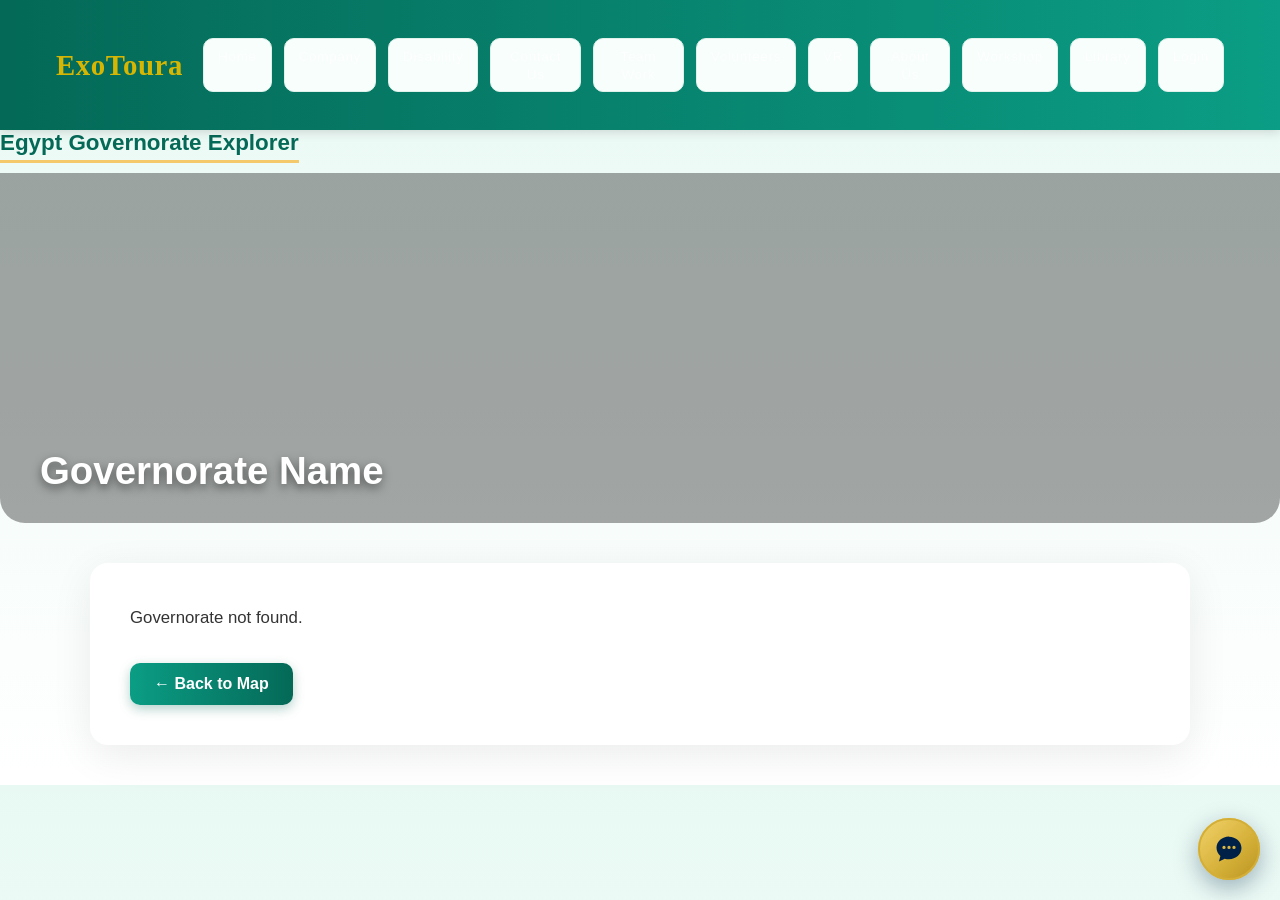
<file: html/governorates.html>
<!DOCTYPE html>
<html lang="en">
  <head>
    <meta charset="UTF-8" />
    <title>Governorate Details</title>
    <meta name="viewport" content="width=device-width, initial-scale=1" />
    <link rel="stylesheet" href="nav.css">
    <style>
      * {
        box-sizing: border-box;
        transition: all 0.3s ease;
      }

      body {
        font-family: "Segoe UI", sans-serif;
        margin: 0;
        padding: 0;
        background: linear-gradient(180deg, #e8f9f3, #fff);
        color: #1e2b27;
      }

      header {
        background: linear-gradient(90deg, #046957, #0b9d85);
        color: #fff;
        padding: 20px;
        text-align: center;
        letter-spacing: 0.6px;
        box-shadow: 0 2px 10px rgba(0, 0, 0, 0.15);
      }

      header h2 {
        margin: 0;
        font-size: 1.6rem;
      }

      /* === Hero Section === */
      .hero {
        position: relative;
        width: 100%;
        height: 350px;
        background-size: cover;
        background-position: center;
        border-radius: 0 0 25px 25px;
        overflow: hidden;
      }

      .hero::after {
        content: "";
        position: absolute;
        inset: 0;
        background: rgba(0, 0, 0, 0.35);
      }

      .hero h1 {
        position: absolute;
        bottom: 30px;
        left: 40px;
        color: #fff;
        z-index: 2;
        font-size: 2.4rem;
        font-weight: 600;
        text-shadow: 0 4px 10px rgba(0, 0, 0, 0.5);
      }

      main {
        max-width: 1100px;
        margin: 40px auto;
        background: white;
        padding: 40px;
        border-radius: 18px;
        box-shadow: 0 10px 40px rgba(0, 0, 0, 0.08);
      }

      h2 {
        color: #046957;
        margin-bottom: 10px;
        font-size: 1.4rem;
        display: inline-block;
        border-bottom: 3px solid #f3c969;
        padding-bottom: 4px;
      }

      p {
        line-height: 1.8;
        font-size: 1.05rem;
        color: #333;
      }

      .section {
        margin-bottom: 35px;
        padding: 20px;
        border-left: 5px solid #0b9d85;
        background: #f9fefc;
        border-radius: 10px;
      }

      .section:hover {
        background: #e6f8f2;
        transform: translateY(-3px);
      }

      ul {
        padding-left: 20px;
        margin: 10px 0;
        list-style-type: square;
        color: #444;
      }

      li {
        background: #f7fefb;
        margin: 8px 0;
        padding: 8px 14px;
        border-radius: 10px;
        border: 1px solid #e0f1eb;
      }

      li:hover {
        background: #dff6ed;
        border-color: #b5e8d3;
      }

      .back {
        display: inline-block;
        margin-top: 30px;
        padding: 12px 24px;
        background: linear-gradient(90deg, #0b9d85, #046957);
        color: white;
        border-radius: 10px;
        text-decoration: none;
        font-weight: 600;
        font-size: 1rem;
        box-shadow: 0 4px 12px rgba(4, 105, 87, 0.3);
      }

      .back:hover {
        background: linear-gradient(90deg, #0cc19c, #05876d);
        transform: scale(1.05);
      }

      /* === Animations === */
      @keyframes fadeInUp {
        from {
          opacity: 0;
          transform: translateY(20px);
        }
        to {
          opacity: 1;
          transform: translateY(0);
        }
      }

      main,
      .hero h1,
      header {
        animation: fadeInUp 1s ease;
      }

      @media (max-width: 768px) {
        .hero h1 {
          font-size: 1.8rem;
          left: 20px;
        }

        main {
          padding: 25px;
          margin: 20px;
        }

        .section {
          padding: 15px;
        }
      }
    </style>
  <meta name="description" content="ExoToura - Egypt tourism platform: tickets and packages, VR tours, accessibility support, volunteers and photography workshops.">
<link rel="icon" type="image/png" href="../photos/LOGO.png">
    <link rel="stylesheet" href="responsive.css">
</head>
  <body>
     <header>
        <input type="checkbox" id="nav-toggle">
        <nav>
            <div class="logo">ExoToura</div>
            <ul class="nav-links">
                <li><a href="index.html">Home</a></li>
                <li><a href="Company.html">Company</a></li>
                <li><a href="disabilty.html">Disability</a></li>
                <li><a href="contact.html">Contact Us</a></li>
                <li><a href="team.html">Team Work</a></li>
                <li><a href="volunteers.html">Volunteers</a></li>
                <li><a href="vr.html">VR</a></li>
                <li><a href="about_us.html">About Us</a></li>
                <li><a href="../project/workshop.html">Workshop</a></li>
                <li><a href="library.html">Library</a></li>
                <li><a href="login.html">Login</a></li>
            </ul>
        </nav>
        <label for="nav-toggle" class="hamburger">
            <span class="bar"></span>
            <span class="bar"></span>
            <span class="bar"></span>
        </label>
    </header>
     
      <h2>Egypt Governorate Explorer</h2>
  

    <div
      class="hero"
      id="hero"
      style="background-image: url('https://upload.wikimedia.org/wikipedia/commons/6/6a/Luxor_Temple_2.jpg');"
    >
      <h1 id="govName">Governorate Name</h1>
    </div>

    <main>
      <div id="content">Loading...</div>
      <a href="project.html" class="back">← Back to Map</a>
    </main>

    <script>
      const params = new URLSearchParams(window.location.search);
      const name = params.get("name");

      fetch("data.json")
        .then((res) => res.json())
        .then((data) => {
          const gov = data.governorates.find((g) => g.name === name);
          if (!gov) {
            document.getElementById("content").innerHTML =
              "<p>Governorate not found.</p>";
            return;
          }

          document.title = gov.name + " - Egypt Governorate";
          document.getElementById("govName").textContent = gov.name;
          document.getElementById("hero").style.backgroundImage = `url(${gov.image || '../photos/egypt.jpeg'})`;

          document.getElementById("content").innerHTML = `
            <div class="section">
              <h2>About ${gov.name}</h2>
              <p>${gov.description}</p>
            </div>

            <div class="section">
              <h2>Main Attractions</h2>
              <ul>${gov.attractions.map((a) => `<li>${a}</li>`).join("")}</ul>
            </div>

            <div class="section">
              <h2>Popular Hangouts</h2>
              <ul>${gov.hangouts.map((a) => `<li>${a}</li>`).join("")}</ul>
            </div>

        
          `;
        });
    </script>
    <script src="script.js"></script>
  <script src="chatbot.js" defer></script>
</body>
</html>
</file>
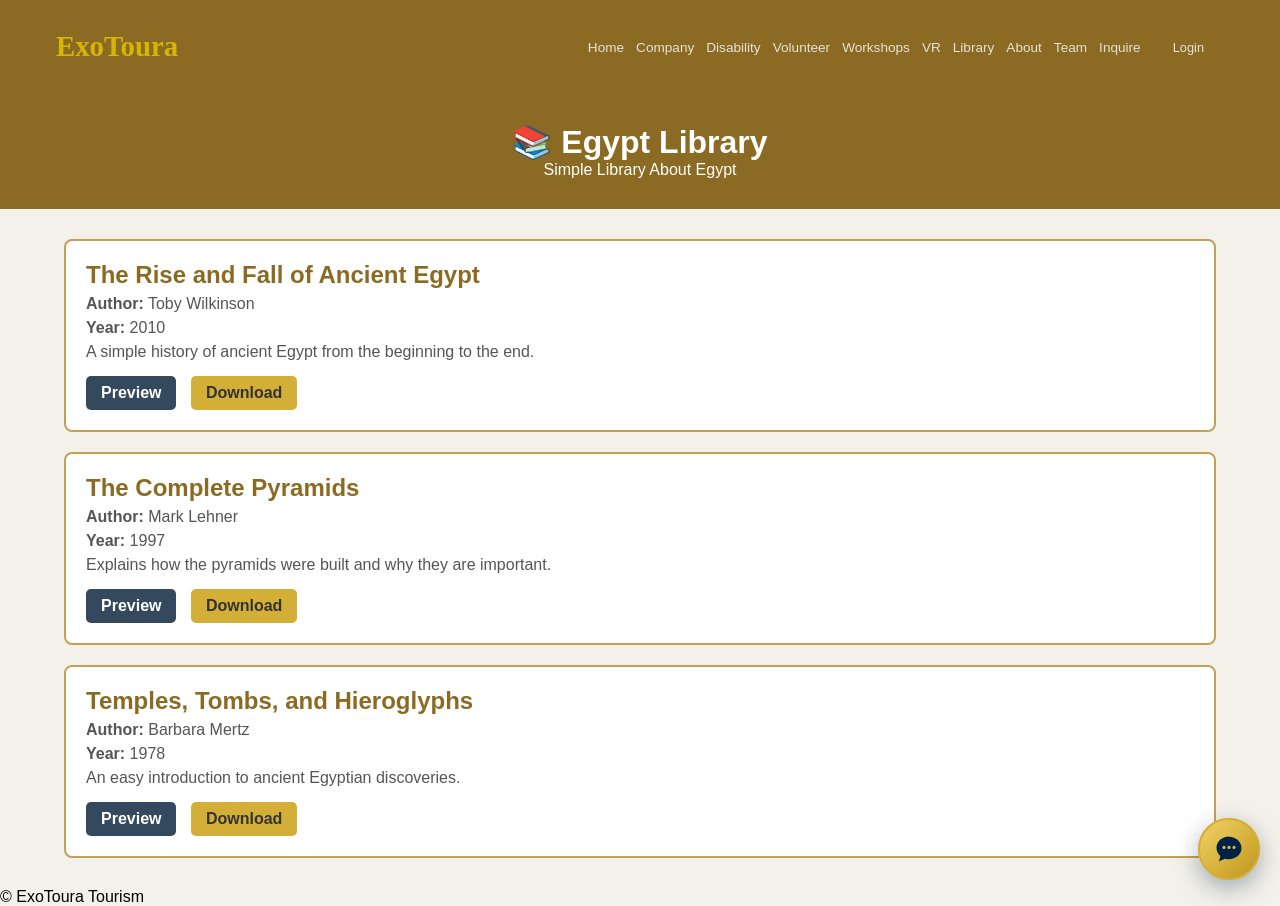
<file: html/library.html>
<!DOCTYPE html>
<html lang="en">
<head>
<meta charset="UTF-8">
<meta name="viewport" content="width=device-width, initial-scale=1.0">
<title>Egypt Library</title>
<link rel="stylesheet" href="nav.css">

<style>
body {
    font-family: Arial, sans-serif;
    background-color: #f4f1ea;
    margin: 0;
    padding: 0;
}

header {
    background-color: #8b6b23;
    color: white;
    text-align: center;
    padding: 30px 10px;
    position: static;
}

.library {
    width: 90%;
    margin: 30px auto;
}

.book {
    background-color: white;
    border: 2px solid #c5a059;
    border-radius: 8px;
    margin-bottom: 20px;
    padding: 20px;
}

.book h2 {
    color: #8b6b23;
    margin-bottom: 5px;
}

.book p {
    margin: 6px 0;
    color: #555;
}

.buttons {
    margin-top: 15px;
}

.buttons a {
    display: inline-block;
    padding: 8px 15px;
    margin-right: 10px;
    text-decoration: none;
    border-radius: 5px;
    font-weight: bold;
}

.view {
    background-color: #34495e;
    color: white;
}

.download {
    background-color: #d4af37;
    color: #333;
}
</style>
<meta name="description" content="ExoToura - Egypt tourism platform: tickets and packages, VR tours, accessibility support, volunteers and photography workshops.">
<link rel="icon" type="image/png" href="../photos/LOGO.png">
    <link rel="stylesheet" href="responsive.css">
</head>

<body>

     <header>
        <input type="checkbox" id="nav-toggle">
        <nav>
                <div class="logo">ExoToura</div>
                <ul class="nav-links">
                    <li><a href="index.html">Home</a></li>
                    <li><a href="Company.html">Company</a></li>
                    <li><a href="disabilty.html">Disability</a></li>
                    <li><a href="volunteers.html">Volunteer</a></li>
                    <li><a href="workshop.html">Workshops</a></li>
                    <li><a href="vr.html">VR</a></li>
                    <li><a href="library.html">Library</a></li>
                    <li><a href="about_us.html">About</a></li>
                    <li><a href="team.html">Team</a></li>
                    <li><a href="contact.html">Inquire</a></li>
                    <li><a href="login.html" class="btn btn-secondary"
                            style="padding: 8px 20px; font-size: 0.8rem;">Login</a></li>
                </ul>
            </nav>
        <label for="nav-toggle" class="hamburger">
            <span class="bar"></span>
            <span class="bar"></span>
            <span class="bar"></span>
        </label>
    </header>


<header>
    <h1>📚 Egypt Library</h1>
    <p>Simple Library About Egypt</p>
</header>

<div class="library">

    <div class="book">
        <h2>The Rise and Fall of Ancient Egypt</h2>
        <p><strong>Author:</strong> Toby Wilkinson</p>
        <p><strong>Year:</strong> 2010</p>
        <p>A simple history of ancient Egypt from the beginning to the end.</p>
        <div class="buttons">
            <a href="#" class="view">Preview</a>
            <a href="#" class="download">Download</a>
        </div>
    </div>

    <div class="book">
        <h2>The Complete Pyramids</h2>
        <p><strong>Author:</strong> Mark Lehner</p>
        <p><strong>Year:</strong> 1997</p>
        <p>Explains how the pyramids were built and why they are important.</p>
        <div class="buttons">
            <a href="#" class="view">Preview</a>
            <a href="#" class="download">Download</a>
        </div>
    </div>

    <div class="book">
        <h2>Temples, Tombs, and Hieroglyphs</h2>
        <p><strong>Author:</strong> Barbara Mertz</p>
        <p><strong>Year:</strong> 1978</p>
        <p>An easy introduction to ancient Egyptian discoveries.</p>
        <div class="buttons">
            <a href="#" class="view">Preview</a>
            <a href="#" class="download">Download</a>
        </div>
    </div>

</div>
 <footer>© ExoToura Tourism</footer>
 <script src="script.js"></script>
<script src="chatbot.js" defer></script>
</body>
</html>
</file>
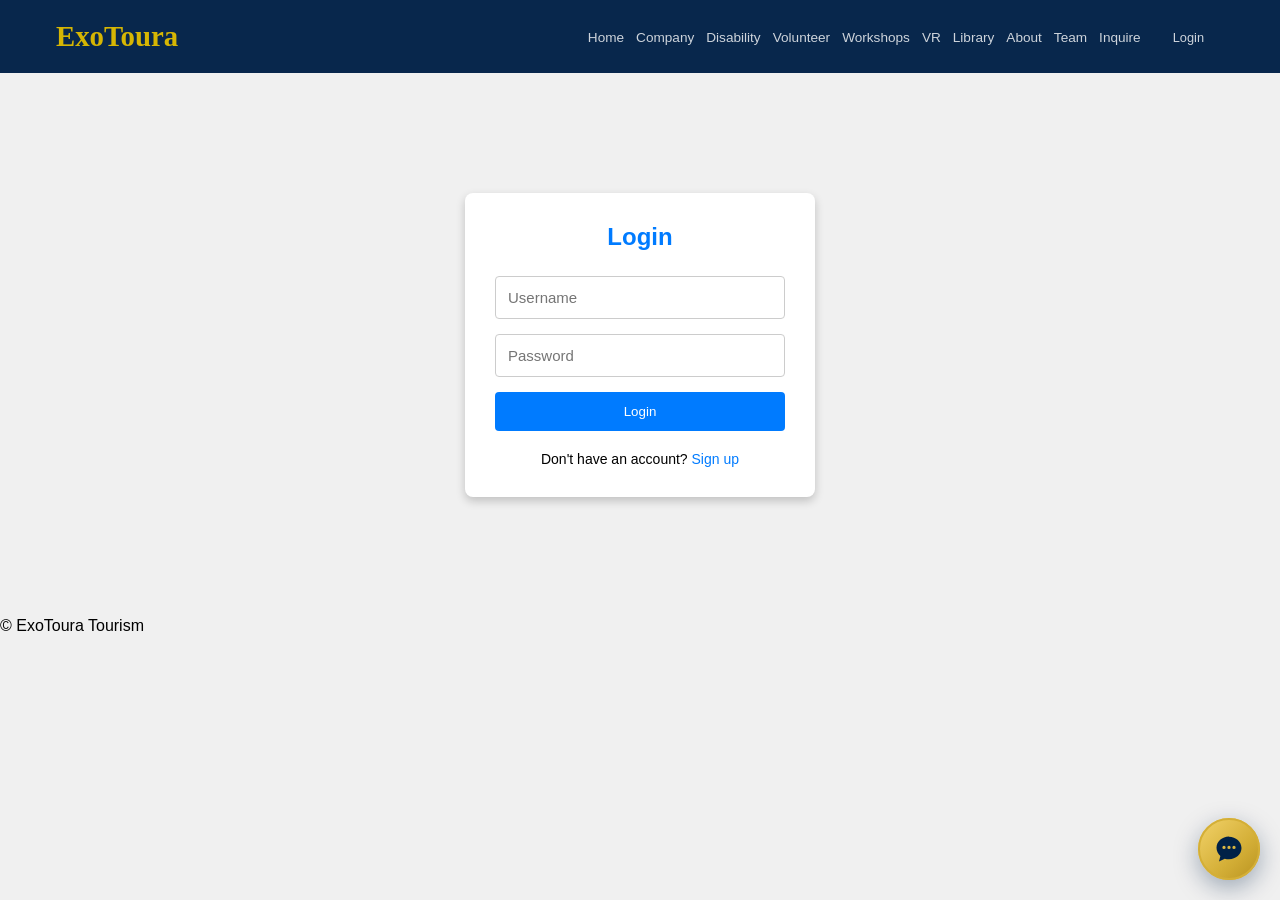
<file: html/login.html>
<!DOCTYPE html>
<html lang="en">

<head>
    <meta charset="UTF-8">
    <meta name="viewport" content="width=device-width, initial-scale=1.0">
    <title>Login</title>
    <link rel="stylesheet" href="nav.css">

    <style>
        body {
            margin: 0;
            font-family: Arial, sans-serif;
            background: #f0f0f0;
        }

        .login-container {
            max-width: 350px;
            background: #fff;
            padding: 30px;
            margin: 120px auto;
            border-radius: 8px;
            box-shadow: 0 4px 10px rgba(0, 0, 0, 0.2);
        }

        .login-container h2 {
            text-align: center;
            color: #007BFF;
            margin-bottom: 25px;
        }

        .login-container input {
            width: 100%;
            padding: 12px;
            margin-bottom: 15px;
            border: 1px solid #ccc;
            border-radius: 4px;
            font-size: 15px;
        }

        .login-container button {
            width: 100%;
            padding: 12px;
            background: #007BFF;
            color: #fff;
            border: none;
            border-radius: 4px;
            cursor: pointer;
        }

        .login-container button:hover {
            background: #0056b3;
        }

        .login-container p {
            text-align: center;
            margin-top: 20px;
            font-size: 14px;
        }

        .login-container a {
            color: #007BFF;
            text-decoration: none;
        }

        .login-container a:hover {
            text-decoration: underline;
        }
    </style>
<meta name="description" content="ExoToura - Egypt tourism platform: tickets and packages, VR tours, accessibility support, volunteers and photography workshops.">
<link rel="icon" type="image/png" href="../photos/LOGO.png">
    <link rel="stylesheet" href="responsive.css">
</head>

<body>

    <header>
        <input type="checkbox" id="nav-toggle">
        <nav>
                <div class="logo">ExoToura</div>
                <ul class="nav-links">
                    <li><a href="index.html">Home</a></li>
                    <li><a href="Company.html">Company</a></li>
                    <li><a href="disabilty.html">Disability</a></li>
                    <li><a href="volunteers.html">Volunteer</a></li>
                    <li><a href="workshop.html">Workshops</a></li>
                    <li><a href="vr.html">VR</a></li>
                    <li><a href="library.html">Library</a></li>
                    <li><a href="about_us.html">About</a></li>
                    <li><a href="team.html">Team</a></li>
                    <li><a href="contact.html">Inquire</a></li>
                    <li><a href="login.html" class="btn btn-secondary"
                            style="padding: 8px 20px; font-size: 0.8rem;">Login</a></li>
                </ul>
            </nav>
        <label for="nav-toggle" class="hamburger">
            <span class="bar"></span>
            <span class="bar"></span>
            <span class="bar"></span>
        </label>
    </header>


    <div class="login-container">
        <h2>Login</h2>

        <form action="index.html">
            <input type="text" placeholder="Username" required>
            <input type="password" placeholder="Password" required>
            <button type="submit">Login</button>
        </form>

        <p>Don't have an account?
            <a href="signup.html">Sign up</a>
        </p>
    </div>

    <footer>© ExoToura Tourism</footer>
    <script src="script.js"></script>
<script src="chatbot.js" defer></script>
</body>

</html>
</file>
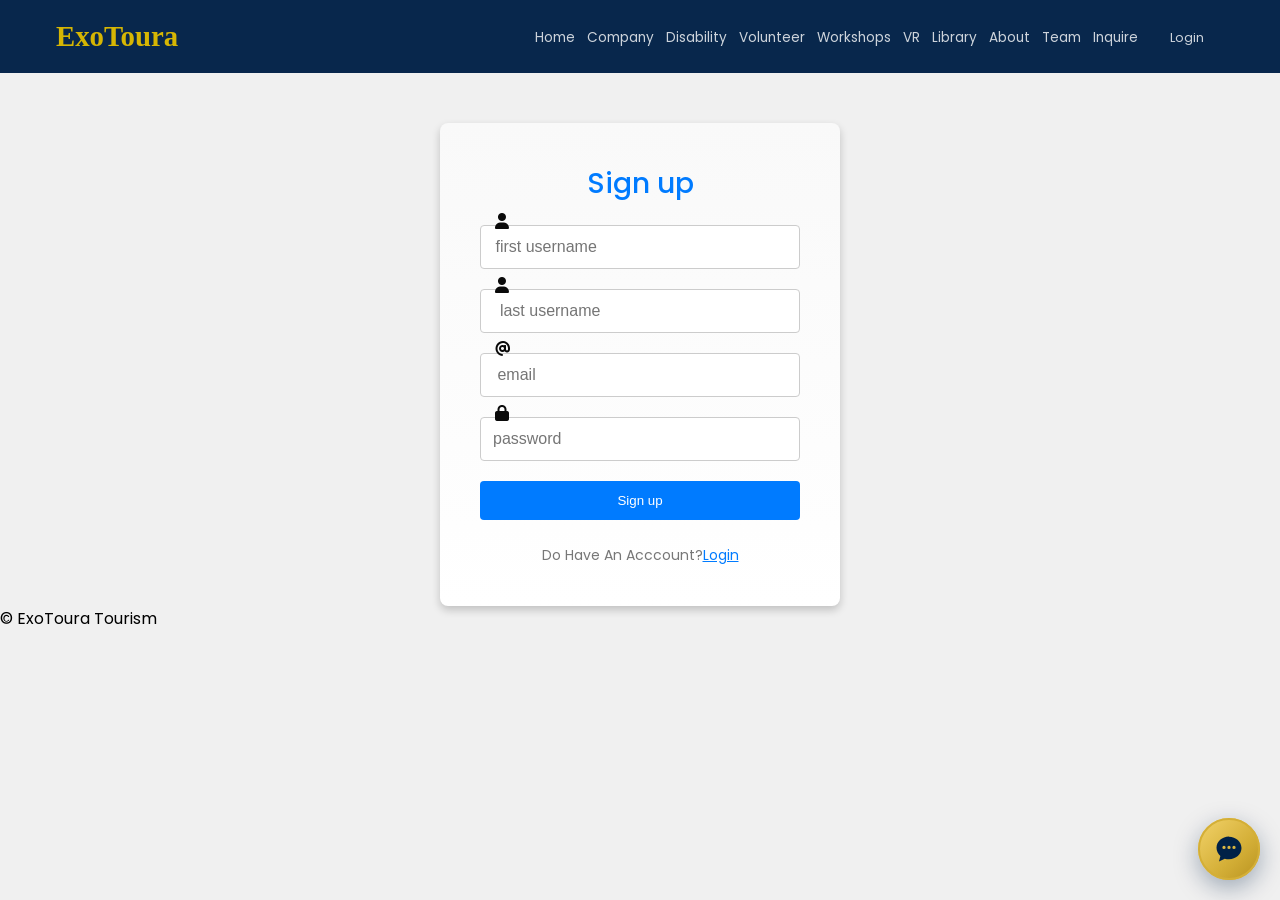
<file: html/signup.html>
<!DOCTYPE html>
<html lang="en">

<head>
    <meta charset="UTF-8">
    <meta name="viewport" content="width=device-width, initial-scale=1.0">
    <link rel="stylesheet" href="https://fonts.googleapis.com/css2?family=Poppins:wght@300;400;500&display=swap">
    <link rel="stylesheet" href="https://cdnjs.cloudflare.com/ajax/libs/font-awesome/6.0.0-beta3/css/all.min.css">
    <link rel="stylesheet" href="nav.css">
    <style>
        body {
            font-family: 'poppins', sans-serif;
            background-color: #f0f0f0;
            margin-right: 20px;
            min-height: 100vh;
            margin: 0;
        }

        .login-container {
            margin-top: 50px;
            margin-left: auto;
            margin-right: auto;
            background-image: linear-gradient(to bottom, #f9f9f9, #ffffff);
            background-color: #fff;
            border-radius: 8px;
            box-shadow: 0 4px 8px rgba(0, 0, 0, 0.2);
            padding: 40px;
            max-width: 400px;
            width: 100%;
        }

        .login-container {
            background-image: linear-gradient(to bottom, #f9f9f9, #ffffff);
            background-color: #fff;
            border-radius: 8px;
            box-shadow: 0 4px 8px rgba(0, 0, 0, 0.2);
            padding: 40px;
            max-width: 400px;
            width: 100%;
        }

        .login-container h2 {
            text-align: center;
            margin-bottom: 20px;
            color: #007BFF;
            font-size: 28px;
            font-weight: 500;
        }

        .login-container label,
        .login-container input {
            display: block;
            width: 100%;
            margin-bottom: 20px;



        }

        .login-container input {
            padding: 12px;
            border: 1px solid #ccc;
            border-radius: 4px;
            font-size: 16px;
            transition: border-color 0.3s ease-in-out;

        }

        .login-container input[type="passwod"],
        .login-container input[type="text"] {
            padding-left: 10px;
        }

        .login-container input[type="passwod"]::placeholder .login-container input[type="text"]::placeholder {
            color: #ccc;

        }

        .input-icon {
            position: relative;

        }

        .input-icon i {
            position: absolute;
            top: -10%;
            left: 15px;
            transform: translateY(-50%);
            color: #0a0a0a;

        }

        .login-container input:focus,
        .login-container input:active {
            color: #007BFF;
        }

        .login-container input:focus+i,
        .login-container input:active+i {
            color: #007BFF;
        }

        .login-container button {
            width: 100%;
            padding: 12px;
            background-color: #007BFF;
            color: #fff;
            border: none;
            cursor: pointer;
            font-family: 500;
            border-radius: 4px;
        }

        .login-container button:hover {
            background-color: #0056b3;
        }

        .login-container p {
            margin-top: 25px;
            text-align: center;
            font-size: 14px;
            color: #777;
        }

        .login-container a {
            color: #007BFF;

            transition-duration: none;
            transition: color 0.3s ease-in-out;


        }

        .login-container a:hover {
            color: #0056b3;
        }
    </style>
    <title>Sign Up | ExoToura</title>
<meta name="description" content="ExoToura - Egypt tourism platform: tickets and packages, VR tours, accessibility support, volunteers and photography workshops.">
<link rel="icon" type="image/png" href="../photos/LOGO.png">
    <link rel="stylesheet" href="responsive.css">
</head>

<body>
    <header>
        <input type="checkbox" id="nav-toggle">
        <nav>
                <div class="logo">ExoToura</div>
                <ul class="nav-links">
                    <li><a href="index.html">Home</a></li>
                    <li><a href="Company.html">Company</a></li>
                    <li><a href="disabilty.html">Disability</a></li>
                    <li><a href="volunteers.html">Volunteer</a></li>
                    <li><a href="workshop.html">Workshops</a></li>
                    <li><a href="vr.html">VR</a></li>
                    <li><a href="library.html">Library</a></li>
                    <li><a href="about_us.html">About</a></li>
                    <li><a href="team.html">Team</a></li>
                    <li><a href="contact.html">Inquire</a></li>
                    <li><a href="login.html" class="btn btn-secondary"
                            style="padding: 8px 20px; font-size: 0.8rem;">Login</a></li>
                </ul>
            </nav>
        <label for="nav-toggle" class="hamburger">
            <span class="bar"></span>
            <span class="bar"></span>
            <span class="bar"></span>
        </label>
    </header>
    <div class="login-container">

        <h2>Sign up</h2>
        <form action="index.html">
            <div class="input-icon">
                <i class="fas fa-user"></i>
                <input type="text" name="" id="first name" placeholder=" first username" required>
            </div>
            <div class="input-icon">
                <i class="fas fa-user"></i>
                <input type="text" name="" id="last name" placeholder="  last username" required>
            </div>

            <div class="input-icon">
                <i class="fas fa-at"></i>
                <input type="email" name="" id="email" placeholder=" email" required>
            </div>


            <div class="input-icon">
                <i class="fas fa-lock"></i>
                <input type="password" name="" id="password" placeholder="password" required>
            </div>
            <button type="submit">Sign up</button>

        </form>
        <p>Do Have An Acccount?<a href="login.html">Login</a></p>
    </div>
    <footer>© ExoToura Tourism</footer>
    <script src="script.js"></script>
<script src="chatbot.js" defer></script>
</body>

</html>
</file>
<file: html/nav.css>
/* ===== NAVBAR STYLES ===== */

html {
    scroll-behavior: smooth;
    scroll-padding-top: 80px;
}

* {
    margin: 0;
    padding: 0;
    box-sizing: border-box;
}

:root {
    --primary-color: #002147;
    --accent-color: #D4AF37;
    --transition: all 0.4s cubic-bezier(0.165, 0.84, 0.44, 1);
    --font-heading: 'Playfair Display', serif;
}

header {
    position: fixed;
    top: 0;
    width: 100%;
    z-index: 1000;
    padding: 20px 0;
    transition: var(--transition);
}

header.scrolled {
    background: rgba(0, 33, 71, 0.85);
    backdrop-filter: blur(10px);
    padding: 10px 0;
    box-shadow: 0 4px 30px rgba(0, 0, 0, 0.1);
}

nav {
    display: flex;
    justify-content: space-between;
    align-items: center;
    width: 90%;
    max-width: 1200px;
    margin: 0 auto;
    padding: 0 20px;
}

.logo {
    font-size: 1.8rem;
    font-weight: 700;
    color: rgb(214, 182, 3);
    font-family: var(--font-heading);
    white-space: nowrap;
}

.nav-links {
    display: flex;
    gap: 30px;
    list-style: none;
}

.nav-links a {
    color: rgba(255, 255, 255, 0.8);
    font-size: 0.95rem;
    position: relative;
    text-decoration: none;
    transition: var(--transition);
}

.nav-links a::after {
    content: '';
    position: absolute;
    width: 0;
    height: 2px;
    bottom: -5px;
    left: 0;
    background-color: var(--accent-color);
    transition: var(--transition);
}

.nav-links a:hover {
    color: var(--accent-color);
}

.nav-links a:hover::after {
    width: 100%;
}

.hamburger {
    display: none;
    cursor: pointer;
    flex-direction: column;
    padding: 1rem;
    margin-right: 1rem;
}

.bar {
    width: 25px;
    height: 3px;
    background-color: white;
    margin: 5px 0;
    transition: all 0.3s ease;
    border-radius: 2px;
}

#nav-toggle {
    display: none;
}

#nav-toggle:checked ~ .nav-links {
    display: flex;
    flex-direction: column;
    position: absolute;
    top: 70px;
    left: 0;
    width: 100%;
    background-color: rgba(139, 107, 35, 0.95);
    padding: 0;
}

#nav-toggle:checked ~ .hamburger .bar:nth-child(1) {
    transform: rotate(-45deg) translate(-8px, 8px);
}

#nav-toggle:checked ~ .hamburger .bar:nth-child(2) {
    opacity: 0;
}

#nav-toggle:checked ~ .hamburger .bar:nth-child(3) {
    transform: rotate(45deg) translate(-8px, -8px);
}

/* ===== MOBILE RESPONSIVE ===== */

@media (max-width: 768px) {
    nav ul {
        padding: 0.5rem 0;
    }

    nav a {
        padding: 0.6rem 1rem;
        font-size: 0.9rem;
    }

    .hamburger {
        display: flex;
    }

    .nav-links {
        display: none;
        flex-direction: column;
        position: absolute;
        top: 100%;
        left: 0;
        width: 100%;
        background-color: rgba(139, 107, 35, 0.98);
        padding: 0;
        gap: 0;
    }

    #nav-toggle:checked ~ .nav-links {
        display: flex;
    }

    .nav-links a {
        width: 100%;
        text-align: left;
        padding: 1rem 1.5rem;
        border-bottom: 1px solid rgba(255, 255, 255, 0.1);
    }

    .nav-links a:hover {
        background-color: rgba(0, 0, 0, 0.2);
    }

    .logo {
        margin-right: auto;
        font-size: 1.2rem;
        padding: 0.5rem 1rem;
    }
}

/* ===== FIXES: readable nav on every page + working mobile menu ===== */
header{background:rgba(0,33,71,.97);position:sticky;top:0}
body.home header{position:fixed;background:transparent}
body.home header.scrolled{background:rgba(0,33,71,.9)}
.nav-links a:focus-visible,.hamburger:focus-visible{outline:2px solid var(--accent-color);outline-offset:3px}
@media (max-width:768px){
  .hamburger{position:absolute;top:50%;right:0;transform:translateY(-50%)}
  header nav{position:relative}
  #nav-toggle:checked ~ nav .nav-links{display:flex;flex-direction:column;position:absolute;top:100%;left:0;right:auto;width:100%;height:auto;background:rgba(0,33,71,.98);padding:.5rem 0;gap:0;z-index:1001}
  #nav-toggle:checked ~ nav .nav-links li{width:100%}
}
</file>
<file: html/responsive.css>
html {
    max-width: 100%;
    overflow-x: clip;
    scroll-padding-top: 80px;
}

body {
    max-width: 100%;
}

img,
video,
iframe,
svg {
    max-width: 100%;
}

input,
select,
textarea,
button {
    max-width: 100%;
}

@media (min-width: 1201px) and (max-width: 1400px) {
    header nav {
        width: 100%;
        padding: 0 16px;
    }

    .nav-links {
        gap: 12px;
    }

    .nav-links a {
        font-size: 0.85rem;
    }
}

@media (max-width: 1200px) {
    .hamburger {
        display: flex;
    }

    .nav-links {
        display: none;
        flex-direction: column;
        position: absolute;
        top: 100%;
        left: 0;
        width: 100%;
        background: rgba(0, 33, 71, 0.98);
        padding: 0.5rem 0;
        gap: 0;
        z-index: 1001;
    }

    #nav-toggle:checked ~ nav .nav-links {
        display: flex;
    }
}

@media (max-width: 768px) {
    header nav {
        width: 100%;
        padding: 0 16px;
    }

    header .logo {
        padding-left: 0;
        font-size: 1.15rem;
    }

    header .hamburger {
        padding: 12px;
        margin: 0;
    }

    .container,
    .library {
        width: calc(100% - 32px);
    }

    main {
        max-width: calc(100% - 32px);
    }

    section,
    .section {
        padding: 40px 0;
    }

    .hero {
        height: auto;
        min-height: 55vh;
        padding: 48px 16px;
        background-attachment: scroll;
    }

    .home .hero {
        min-height: 80vh;
        padding: 100px 0 48px;
    }

    .hero h1,
    .company-header h1 {
        font-size: clamp(2rem, 9vw, 3rem);
        line-height: 1.15;
    }

    .hero p,
    .company-header p {
        font-size: clamp(1rem, 4.5vw, 1.25rem);
    }

    .section-header h2,
    .section-title,
    .about-text h2 {
        font-size: clamp(1.6rem, 7vw, 2.25rem);
    }

    .about-grid,
    .about-content,
    .services-grid,
    .packages-grid,
    .testimonials-grid,
    .destination-grid,
    .features-grid,
    .footer-grid,
    .team-container,
    .governorates-grid,
    .section,
    .cards {
        grid-template-columns: minmax(0, 1fr);
    }

    .cards {
        flex-direction: column;
    }

    .about-grid,
    .about-content {
        gap: 28px;
    }

    .about-grid,
    .about-content,
    .services-grid,
    .packages-grid,
    .testimonials-grid,
    .destination-grid,
    .features-grid,
    .footer-grid,
    .team-container,
    .governorates-grid,
    .cards,
    .workshop,
    .images,
    .image-box {
        min-width: 0;
    }

    .workshop {
        flex-direction: column;
        padding: 16px;
    }

    .image-box {
        width: 100%;
        flex-basis: auto;
    }

    .image-box img {
        height: auto;
        max-height: 220px;
        object-fit: cover;
    }

    .images img {
        width: calc(50% - 8px);
    }

    .card,
    .package-card,
    .service-card,
    .testimonial-card,
    .feature-card {
        min-width: 0;
    }

    .card-content,
    .package-content {
        padding: 20px;
    }

    .company-header,
    .header {
        padding: 40px 16px;
    }

    .section,
    main,
    .login-container {
        padding: 20px;
    }

    .login-container {
        width: calc(100% - 32px);
        max-width: 400px;
        margin: 32px auto;
    }

    body:has(.login-container) {
        min-height: 100vh;
    }

    body:has(.login-container) header {
        position: sticky;
    }

    .contact .card,
    form.card,
    .contact-form,
    .volunteer-form,
    .request-box {
        width: 100%;
    }

    body:has(form.card) {
        height: auto;
        min-height: 100vh;
    }

    body:has(form.card) .container {
        padding: 24px 0;
    }

    table {
        display: block;
        width: 100%;
        overflow-x: auto;
        -webkit-overflow-scrolling: touch;
    }

    th,
    td {
        padding: 10px 12px;
    }

    #map {
        height: min(65vh, 480px);
    }

    .btn,
    button {
        max-width: 100%;
    }

    .hero-buttons {
        display: flex;
        flex-wrap: wrap;
        gap: 12px;
    }

    .hero-buttons .btn {
        padding: 14px 20px;
    }

    footer {
        padding: 28px 16px;
    }
}

@media (max-width: 420px) {
    .container,
    .library {
        width: calc(100% - 24px);
    }

    main {
        max-width: calc(100% - 24px);
    }

    .section,
    main,
    .login-container {
        padding: 16px;
    }

    .images img {
        width: 100%;
    }

    .feature-list li {
        align-items: flex-start;
    }
}
</file>
